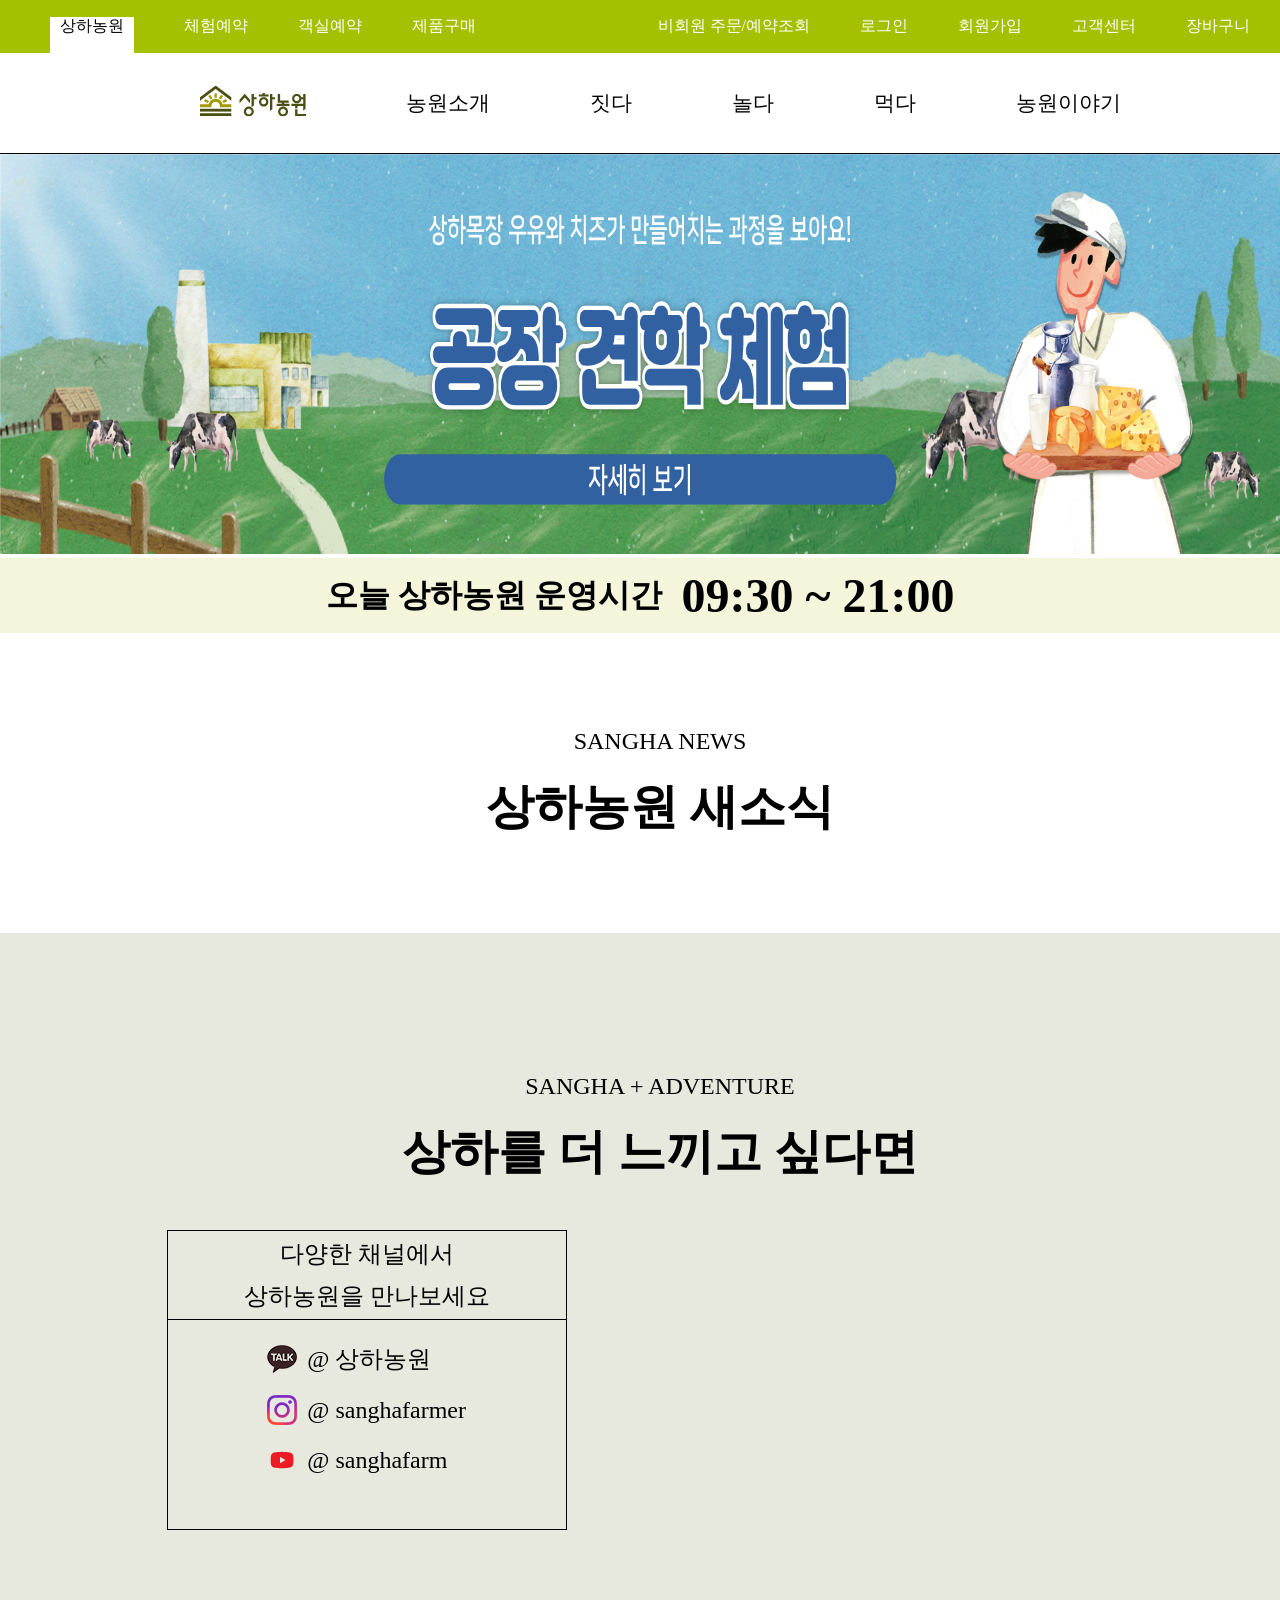
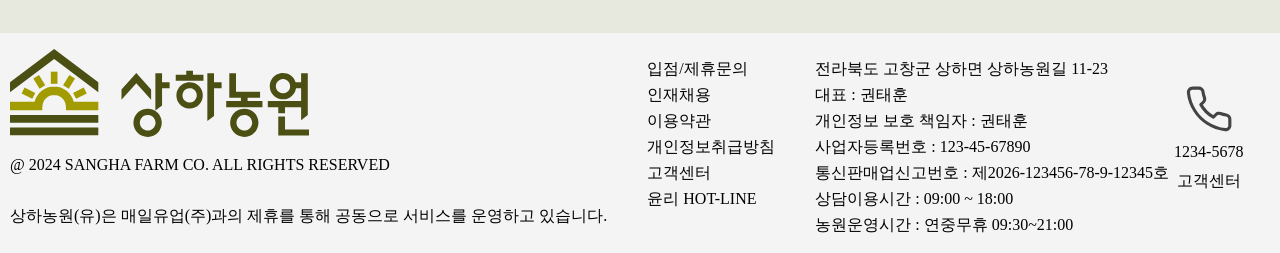
<file: index.html>
<!DOCTYPE html>
<html lang="kr">
<head>
    <meta charset="UTF-8">
    <title>상하농원</title>
    <link rel="stylesheet" href="./css/public_css/header.css">
    <link rel="stylesheet" href="./css/public_css/footer.css">    
    <link rel="stylesheet" href="./css/main_css/index.css" />
    
</head>
<body>
    <header>
        <div class="high_ul">
            <ul class="high_left">

                <li class="active"><a href=".#">상하농원</a></li>
                <li><a href="#">체험예약</a></li>
                <li><a href="./book.html">객실예약</a></li>
                <li><a href="#">제품구매</a></li>
            </ul>
            <ul class="high_right">
                <li><a href="#">비회원 주문/예약조회</a></li>
                <li><a href="#">로그인</a></li>
                <li><a href="./sign_up.html">회원가입</a></li>
                <li><a href="#">고객센터</a></li>
                <li><a href="#">장바구니</a></li>
            </ul>
        </div>
        <div class="low_ul">
            <ul class="low_category">
                <li><a href="./index.html"><img src='./img/main_images/updown_logo.svg' alt="상하농원"/></a></li>
                <li><a href="./intro.html">농원소개</a></li>
                <li><a href="./build.html">짓다</a></li>
                <li><a href="./play.html">놀다</a></li>
                <li><a href="./store1.html">먹다</a></li>
                <li><a href="./news.html">농원이야기</a></li>
            </ul>
        </div>
    </header>
    <main>
        <img class="banner_img" src="./img/main_images/banner_img.jpg" />
        <div class="useTime">
            <span class="useTime_text"><strong>오늘 상하농원 운영시간</strong></span>
            <span class="useTime_time"><strong>09:30 ~ 21:00</strong></span>
        </div>
        <div class="sangha_news">
            <ul>
                <li class="news_title">SANGHA NEWS</li>
                <li class="news_text">상하농원 새소식</li>
            </ul>
        </div>
        <div class="sangha_adventure">
            <ul>
                <li class="adventure_title">SANGHA + ADVENTURE</li>
                <li class="adventure_text">상하를 더 느끼고 싶다면</li>
            </ul>
            <div class="channel">
                <div class="box1">
                    <div class="box1_up">
                        <p>다양한 채널에서</p>
                        <p>상하농원을 만나보세요</p>
                    </div>
                    <div class="box1_down">
                        <ul>
                            <li><img src="./img/main_images/ico_kakao.png">@ 상하농원</li>
                            <li><img src="./img/main_images//ico_ins.png">@ sanghafarmer</li>
                            <li><img src="./img/main_images/ico_youtube.png">@ sanghafarm</li>
                        </ul>
                    </div>
                </div>
                <div class="box2"></div>
                <div class="box3"></div>
            </div>
        </div>
    </main>
    <footer>
        <div class="major">
            <img src="./img/main_images/updown_logo.svg"/>
            <p>@ 2024 SANGHA FARM CO. ALL RIGHTS RESERVED</p>
            <p>상하농원(유)은 매일유업(주)과의 제휴를 통해 공동으로 서비스를 운영하고 있습니다.</p>
        </div>
        <div class="service">
            <ul>
                <li>입점/제휴문의</li>
                <li>인재채용</li>
                <li>이용약관</li>
                <li>개인정보취급방침</li>
                <li>고객센터</li>
                <li>윤리 HOT-LINE</li>
            </ul>
        </div>
        <div class="comp">
            <ul>
                <li>전라북도 고창군 상하면 상하농원길 11-23</li>
                <li>대표 : 권태훈</li>
                <li>개인정보 보호 책임자 : 권태훈</li>
                <li>사업자등록번호 : 123-45-67890</li>
                <li>통신판매업신고번호 : 제2026-123456-78-9-12345호</li>
                <li>상담이용시간 : 09:00 ~ 18:00</li>
                <li>농원운영시간 : 연중무휴 09:30~21:00</li>
            </ul>
        </div>
        <div class="contact">
            <ul>
                <li><img class="phone1" src="./img/main_images/ico_phone.svg"><p>1234-5678</p><p>고객센터</p></li>
                <li><img class="phone2" src="./img/main_images/ico_phone2.svg"><p>123-456-7890</p><p>빌리지 예약</p></li>
            </ul>
        </div>
    </footer>
</body>
</html>
</file>
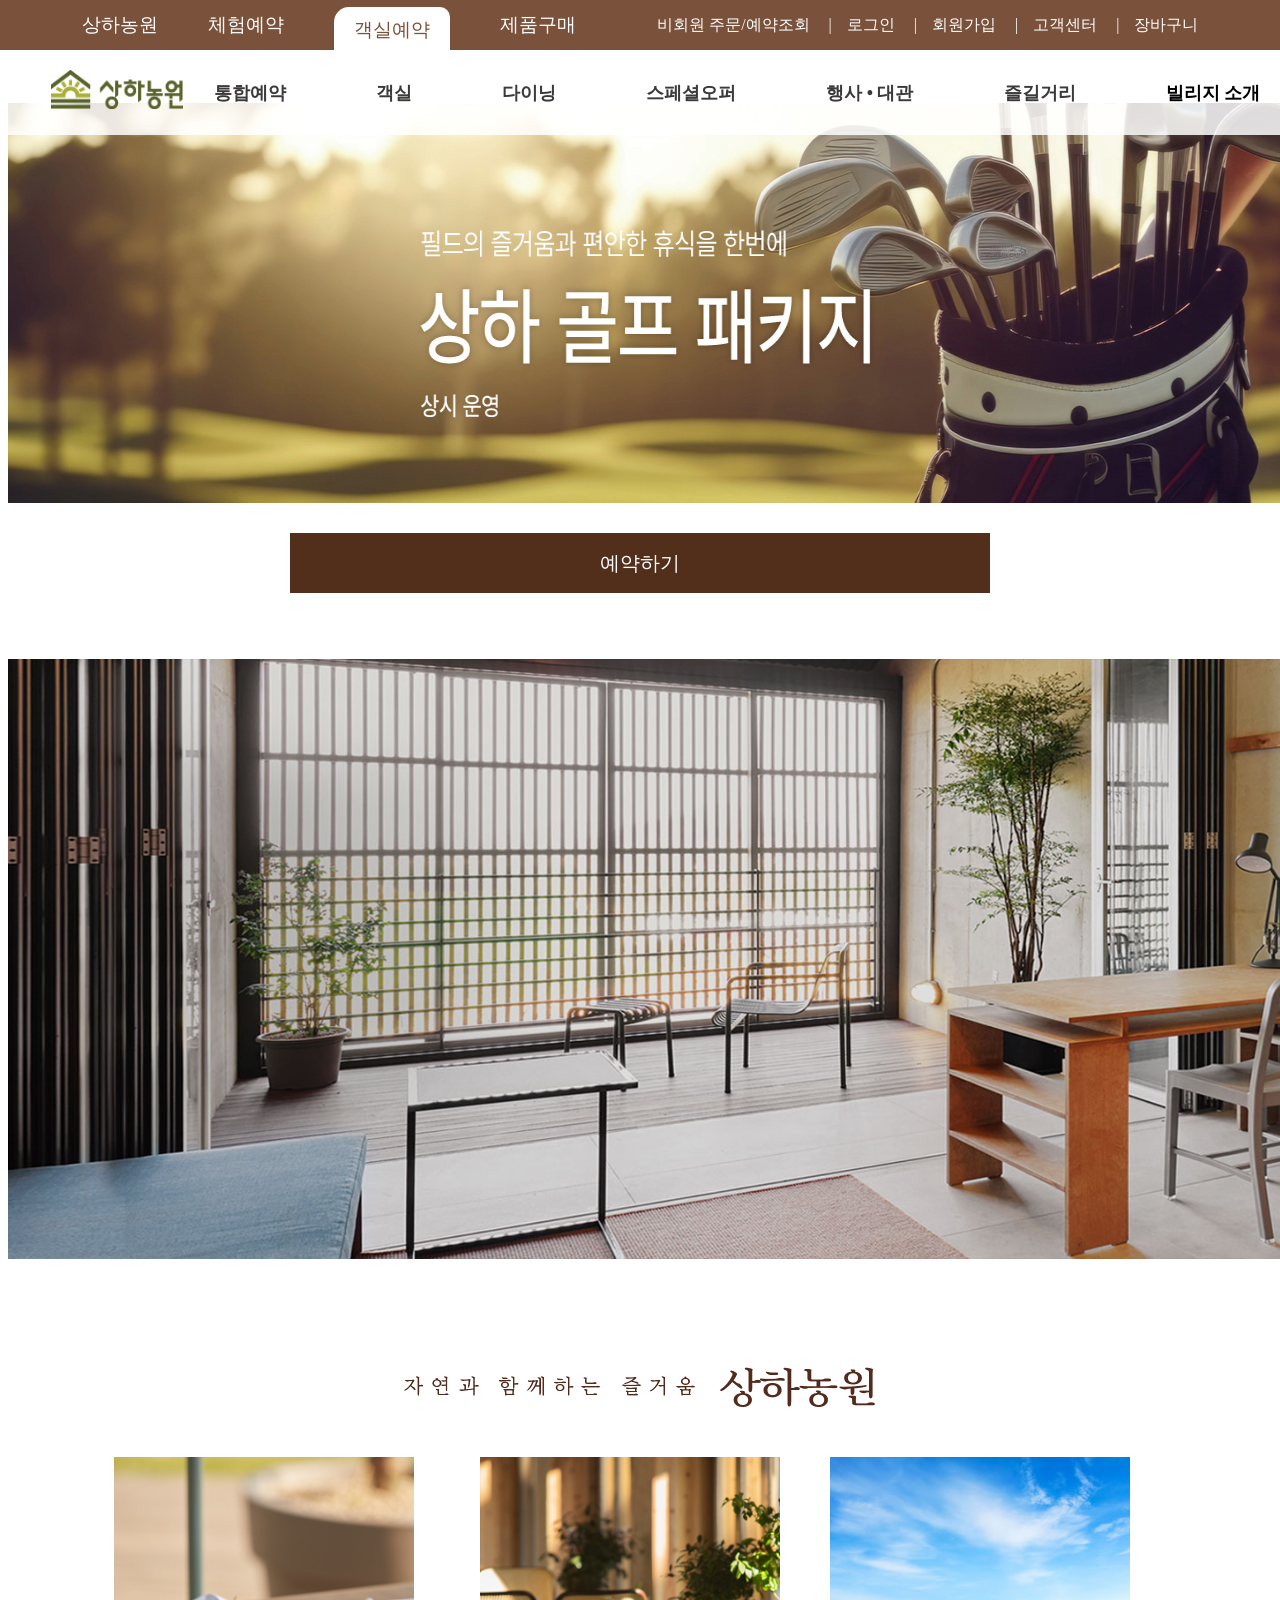
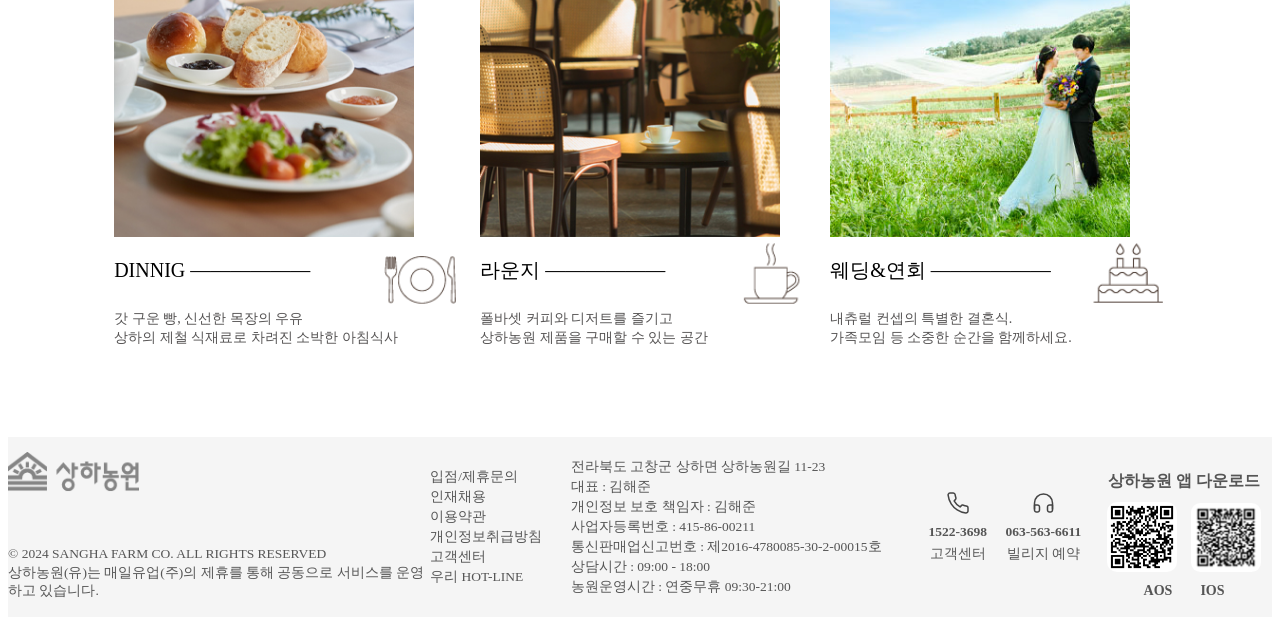
<file: book.html>
<!DOCTYPE html>
<html lang="en">
<head>
    <meta charset="UTF-8">
    <meta name="viewport" content="width=device-width, initial-scale=1.0">
    <title>상하농원_객실예약</title>
    <style>

        .최상단{
            display: flex;
            flex-wrap: nowrap;
            height: 50px;
            justify-content: space-between;
            align-items: center;
            color: white;
            background-color: #7a513a;
            font-size: 19px;
            position: fixed;
            top: 0;
            left: 0;
            right: 0;
            z-index: 1000;
            cursor: pointer;
            margin: 0 auto;

        }
        .최상단메뉴{
            display: flex;
            white-space: nowrap;
            align-items: center;
            gap: 50px;
            justify-content: center;

        }
        .최상단 a, .최상단 a:visited {
            color: white;
            text-decoration: none;
        }
        .객실예약메뉴 {
            background-color: white;
            color: #7a513a !important;
            padding: 10px 20px 10px 20px;
            border-radius: 15px 10px 0 0;
            align-self: stretch;
            display: flex;
            align-items: center;
            margin-top: 10px;
        }

        .최상단메뉴_우{
            display: flex;
            white-space: nowrap;
            align-items: center;
            justify-content: flex-end;
            font-size: 16px;
        }
        .최상단메뉴_우 a:not(:last-child)::after {
            content: " | ";
            margin: 15px;
        }

        .상단메뉴{
            display: flex;
            align-items: center;
            white-space: nowrap;
            position: fixed;
            top: 50px;
            left: 0;
            right: 0;
            z-index: 999;
            font-weight: bold;
            font-size: 18px;
            background-color: rgba(255, 255, 255, 0.844);
            padding: 20px;
            margin: 0 auto

        }
        .상단메뉴 a, .상단메뉴 a:visited {
            color: rgb(59, 57, 57);
            text-decoration: none;
        }
        .로고영역 {
            width: 400px;
            display: flex;
            justify-content: center;
        }

        .메뉴영역 {
            display: flex;
            gap: 90px;
            align-items: center;
            margin: 0 auto;
            }
        .예약하기{
            display: flex;
            margin: 30px auto;
            width: 700px;;
            height: 60px;
            color: white;
            background-color: #512f1b;
            font-size: 20px;
            cursor: pointer;
            align-items: center;
            justify-content: center;

        }
        .이미지_소메뉴{
            display: flex;
            align-items: center;
            justify-content: center;
            gap: 20px;
            margin-top: 50px;
            
        }

        .이미지_소메뉴 img {
            width: 300px;
            justify-content: center;
            cursor: pointer;
            
        }
        .하단영역 {
            display: flex;
            align-items: center;
            gap: 0px;
            background-color: #f5f5f5;
            min-height: 180px;
            font-size: 13.5px;
            color: #555;
            justify-content: center;


        }

        .하단_로고 {
            width: 1200px;
        }

        .하단_로고 img {
            height: 40px;

        }

        .하단_로고 p, .하단_메뉴 p, .하단_정보 p {
            margin: 2px 0;
        }

        .하단_메뉴 {
            width: 400px;
        }

        .하단_정보 {
            width: 950px;
        }

        .하단_전화, .빌리지_예약 {
            text-align: center;
            width: 300px;
        }
        .빌리지_예약 {
            margin-left: -20px;
}

        .하단_전화 p, .빌리지_예약 p {
            margin: 5px;
            font-weight: bold;
            
        }

        .하단_전화 span {
            font-size: 14px;
        }

        .하단_앱 {
            text-align: center;
            margin-left: auto;
            font-weight: bold;
            width: 500px;
            font-size: 16px;
        }

        .하단_앱 img {
            width: 70px;
            margin: 5px;
        }

        .하단_앱 p {
            margin-bottom: 5px;
        }

        .하단_앱 span {
            font-size: 14px;
        }
    </style>
</head>
<body>
    <div class="최상단">
        <br><br>
        <div class="최상단메뉴">
            <a href="index.html" >상하농원<br></a>
            <a href="experience-booking.html" >체험예약</a>
            <a href="room-booking.html" class="객실예약메뉴" >객실예약</a>
            <a href="product-purchase.html" >제품구매</a>
        </div>
        <div class="최상단메뉴_우">
            <a href="guest-order-reservation.html" >비회원 주문/예약조회</a>
            <a href="login.html" >로그인</a>
            <a href="sign-up.html" >회원가입</a>
            <a href="customer-center.html" >고객센터</a>
            <a href="cart.html" >장바구니</a>
        </div>
    <br>
    </div>
    
    <div class="상단메뉴">
        <div class="로고영역">
            <a href="./index.html"><img src="./img/room_images/sangha-farm-logo.png" alt="메인로고"  height="40" style="cursor: pointer;"></a>
        </div>
        <div class="메뉴영역">
           <a href="integrated-booking.html" >통합예약</a>
            <a href="rooms.html" >객실</a>
            <a href="dining.html" >다이닝</a>
            <a href="special-offers.html" >스페셜오퍼</a>
            <a href="events-rental.html" >행사 • 대관</a>
            <a href="attractions.html" >즐길거리</a>
            <a href="village-introduction.html" style="color: black; text-decoration: none;">빌리지 소개</a>
        </div>
    </div>
    <br><br><br><br><br>
    <img src="./img/room_images/banner-1.jpg" alt="배너1" height="400" width="1650" style="cursor: pointer; display: block; margin: 5px auto">
    <div class="예약하기">예약하기</div>
    <br>
    <br>
    <img src="./img/room_images/image-1.jpg" alt="이미지1" height="600" style="cursor: pointer; display: block; margin: 0 auto">
    <br>   
    <br>   
    <br>  
    <br> 
    <br>
    <br>
    <img src="./img/room_images/section03_title.png" alt="section03_title" height="auto" style="display: block; margin: 0 auto; align-items: center;">
    <div class="이미지_소메뉴">
        <div class="DINNING">
            <img src="./img/room_images/submenu-image.jpg" height="auto" style="display: block; align-items: center; ">
            <span style="font-size: 20px;">DINNIG  —————— </span><img src="./img/room_images/DINNING_i.png" style="width: 80px !important; align-items: center; vertical-align: middle;margin-left: 65px;">
            <br><span style="font-size: 14px; color: #555353;">갓 구운 빵, 신선한 목장의 우유<BR>상하의 제철 식재료로 차려진 소박한 아침식사</span>
        </div>
        <div class="라운지">
            <img src="./img/room_images/submenu-image-2.jpg" height="auto" style="display: block; align-items: center; ">
            <span style="font-size: 20px;">라운지  ——————  </span><img src="./img/room_images/lounge.png" style="width: 80px !important; align-items: center; vertical-align: middle;margin-left: 60px;">
            <br><span style="font-size: 14px; color: #555353;">폴바셋 커피와 디저트를 즐기고<BR>상하농원 제품을 구매할 수 있는 공간</span>
        </div>
        <div class="웨딩연회">
            <img src="./img/room_images/submenu-image-3.jpg" height="auto" style="display: block; align-items: center; ">
            <span style="font-size: 20px;"> 웨딩&연회  —————— </span><img src="./img/room_images/wedding-banquet.png" style="width: 80px !important; align-items: center; vertical-align: middle;margin-left: 30px; ">
            <br><span style="font-size: 14px; color: #555353;">내츄럴 컨셉의 특별한 결혼식.<br>가족모임 등 소중한 순간을 함께하세요.</span>
        </div>
    </div>
    <br><br><br><br><br>
    <div class="하단영역">

        <div class="하단_로고">
            <img src="./img/room_images/sangha-farm-logo-monochrome.svg" alt="상하농원">
            <br><br><br><br><p>© 2024 SANGHA FARM CO. ALL RIGHTS RESERVED</p>
            <p>상하농원(유)는 매일유업(주)의 제휴를 통해 공동으로 서비스를 운영하고 있습니다.</p>
        </div>

        <div class="하단_메뉴">
            <p>입점/제휴문의</p>
            <p>인재채용</p>
            <p>이용약관</p>
            <p>개인정보취급방침</p>
            <p>고객센터</p>
            <p>우리 HOT-LINE</p>
        </div>

        <div class="하단_정보">
            <p>전라북도 고창군 상하면 상하농원길 11-23</p>
            <p>대표 : 김해준</p>
            <p>개인정보 보호 책임자 : 김해준</p>
            <p>사업자등록번호 : 415-86-00211</p>
            <p>통신판매업신고번호 : 제2016-4780085-30-2-00015호</p>
            <p>상담시간 : 09:00 - 18:00</p>
            <p>농원운영시간 : 연중무휴 09:30-21:00</p>
        </div>

        <div class="하단_전화">
                <img src="./img/room_images/phone.svg" alt="전화">
            <p>1522-3698</p>
            <span>고객센터</span>
        </div>

        <div class="빌리지_예약">
                <img src="./img/room_images/village-reservation.svg" alt="전화">
            <p>063-563-6611</p>
            <span>빌리지 예약</span>
        </div>

        <div class="하단_앱">
            <p>상하농원 앱 다운로드</p>
            <div>
                <img src="./img/room_images/qr_aos.svg" alt="AOS">
                <img src="./img/room_images/qr_ios.svg" alt="IOS">
            </div>
            <span>AOS　　IOS</span>
        </div>

    </div>    
</body>
</html>
</file>
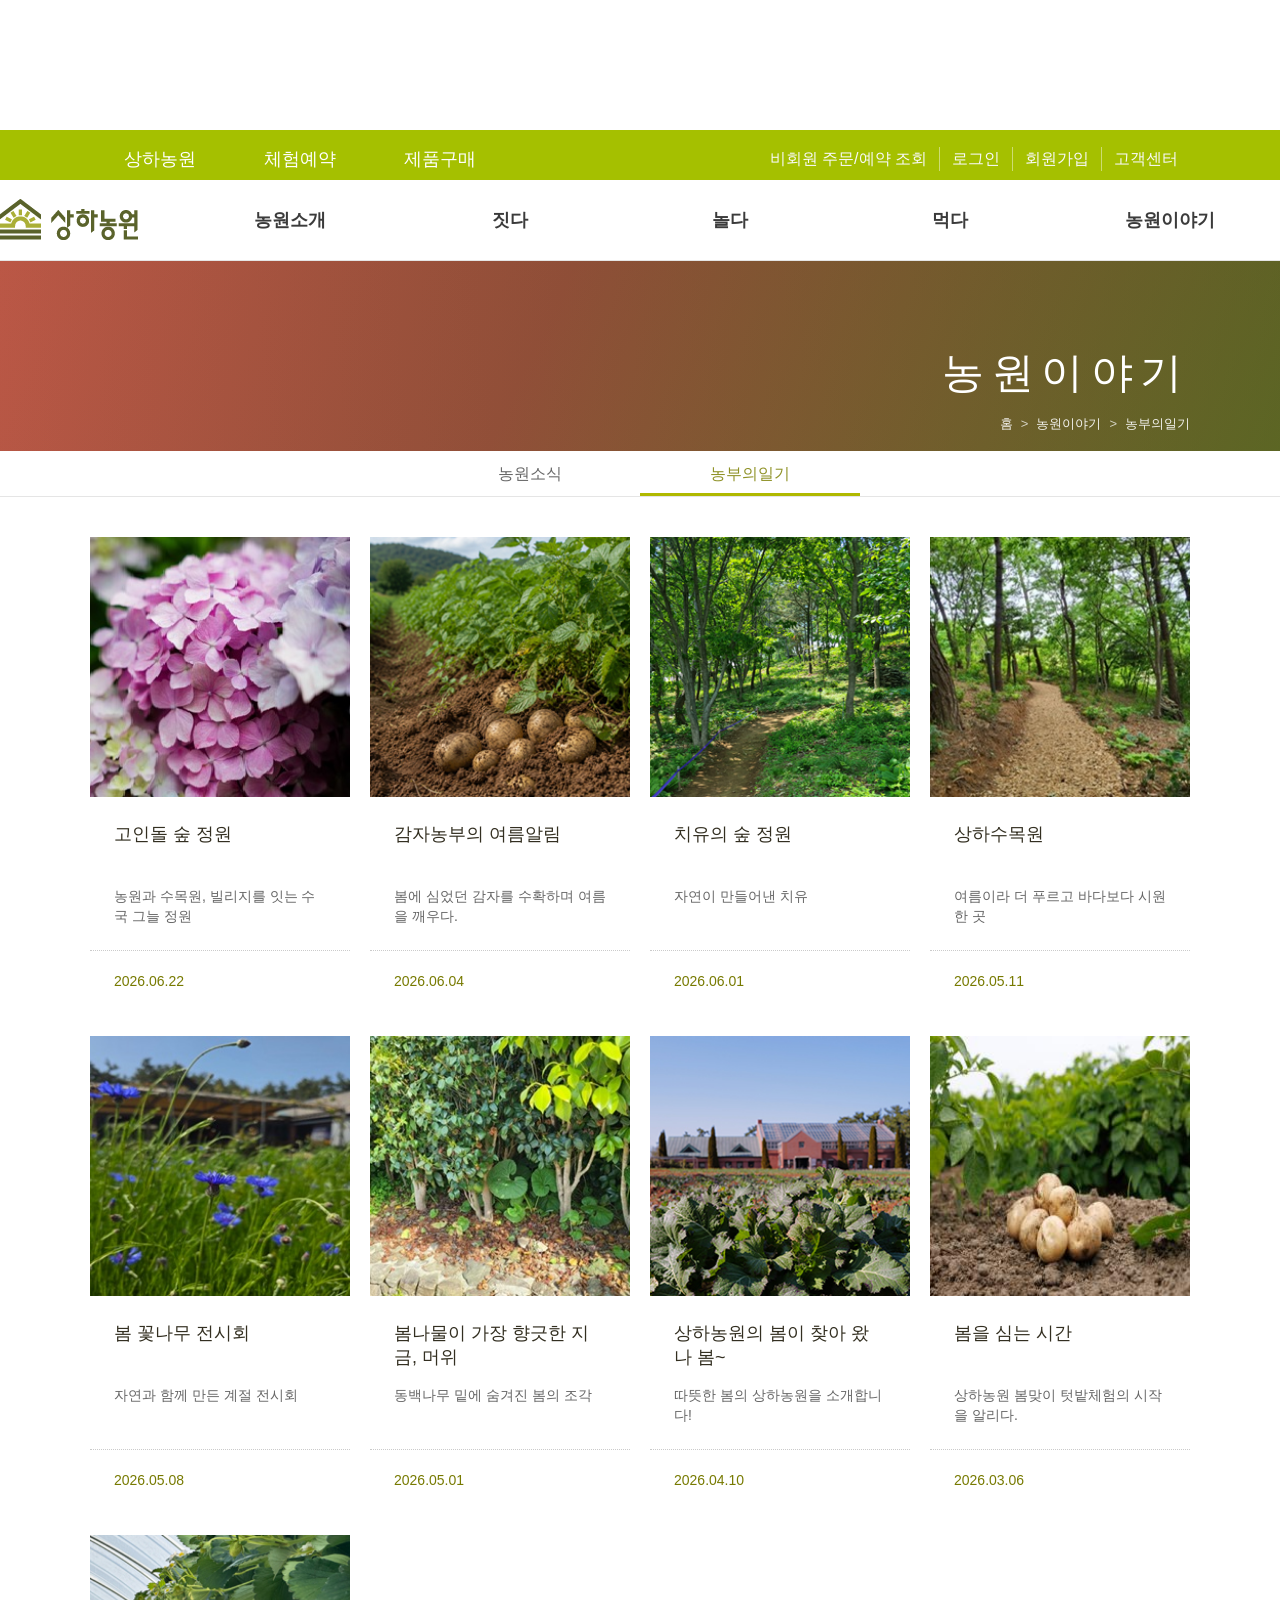
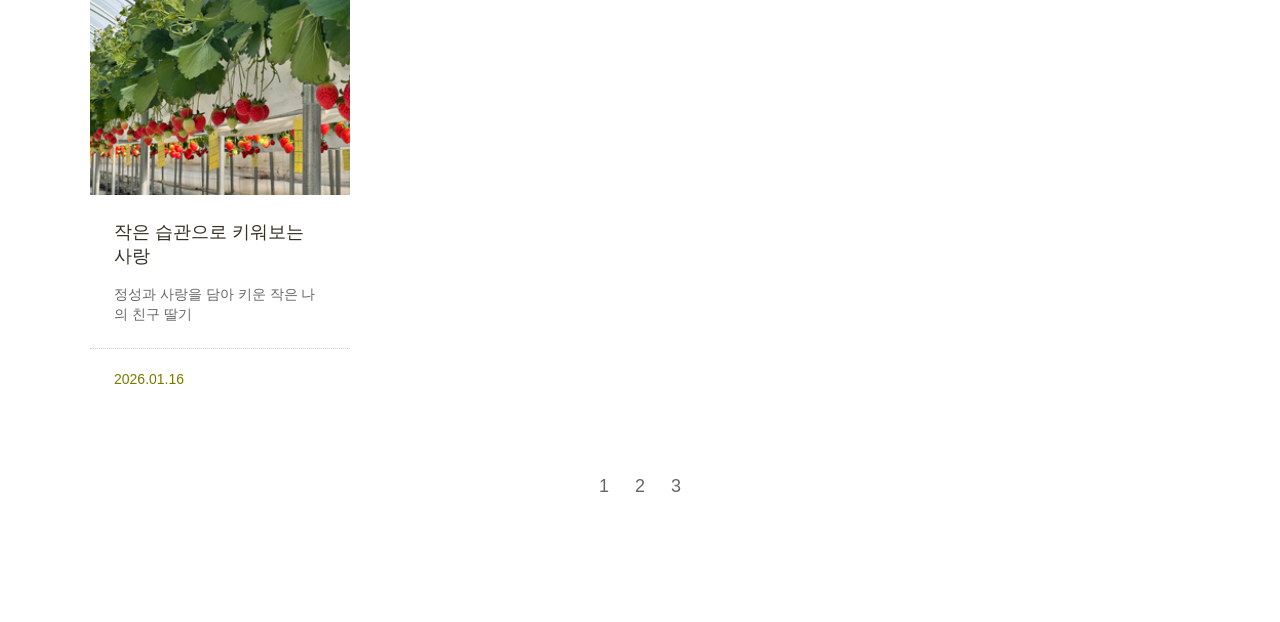
<file: diary.html>
<!DOCTYPE html>
<html lang="ko">
<head>
    <meta charset="UTF-8">
    <meta name="viewport" content="width=device-width, initial-scale=1.0">
    <title>‘짓다 ∙ 놀다 ∙ 먹다’ | 상하농원</title>
    <link rel="stylesheet" href="./css/story_css/style.css">
</head>
<body>
    <div class="page">
    
        <header class="top-bar">
            <div class="inner top-bar__inner">
                <ul class="quick-nav">
                    <li><a href="index.html" class="is current">상하농원</a></li>
                    <li><a href="#">체험예약</a></li>
                    <li><a href="#">제품구매</a></li>
                </ul>
                <ul class="util-nav">
                    <li><a href="#">비회원 주문/예약 조회</a></li>
                    <li><a href="#">로그인</a></li>
                    <li><a href="#">회원가입</a></li>
                    <li><a href="#">고객센터</a></li>
                </ul>
            </div>

            <div class="header-main">
                <div class="header-main__inner">
                    <a href="#" class="logo" aria-label="상하농원 홈">
                        <img src="./img/story_images/logo.png" alt="상하농원로고">
                    </a>
                        
                        
                    <nav class="gnb" aria-label="주요메뉴">
                        <a href="./intro.html">농원소개</a>
                        <a href="./build.html">짓다</a>
                        <a href="./play.html">놀다</a>
                        <a href="./store1.html">먹다</a>
                        <a href="./news.html">농원이야기</a>
                    </nav>
                </div>
            </div>
        </header>

    <section class="visual" aria-label="농원이야기">
        <div class="inner visual__inner">
            <h1 class="visual__title">농원이야기</h1>
            <nav class="breadcrumb" aria-label="현재위치">
                <a href="#">홈</a>
                <span>농원이야기</span>
                <span>농부의일기</span>
            </nav>
        </div>
    </section>

    <nav class="snb" aria-label="농원이야기 하위 메뉴">
        <div class="inner">
            <ul class="snb__list">
                <li><a href="./news.html">농원소식</a></li>
                <li><a href="./diary.html" class="is-current">농부의일기</a></li>
            </ul>
        </div>
    </nav>

    <main class="container">
        <div class="inner">
            <ul class="news-grid">
                <li>
                    <a class="news-card" href="#">
                        <p class="thumb">
                            <img src="./img/story_images/dolmen-forest-garden.jpg" alt="고인돌 숲 정원">
                        </p>
                        <h2 class="tit">고인돌 숲 정원</h2>
                        <p class="cont">농원과 수목원, 빌리지를 잇는 수국 그늘 정원</p>
                        <time class="date" datetime="2026-06-22">2026.06.22</time>
                    </a>
                </li>
                <li>
                    <a class="news-card" href="#">
                        <p class="thumb">
                            <img src="./img/story_images/potato-farmer-summer-diary.jpg" alt="감자농부의 여름알림">
                        </p>
                        <h2 class="tit">감자농부의 여름알림</h2>
                        <p class="cont">봄에 심었던 감자를 수확하며 여름을 깨우다.</p>
                        <time class="date" datetime="2026-06-04">2026.06.04</time>
                    </a>
                </li>
                <li>
                    <a class="news-card" href="#">
                        <p class="thumb">
                            <img src="./img/story_images/healing-forest-garden.png" alt="치유의 숲 정원">
                        </p>
                        <h2 class="tit">치유의 숲 정원</h2>
                        <p class="cont">자연이 만들어낸 치유</p>
                        <time class="date" datetime="2026-06-01">2026.06.01</time>
                    </a>
                </li>
                <li>
                    <a class="news-card" href="#">
                        <p class="thumb">
                            <img src="./img/story_images/sangha-arboretum.jpg" alt="상하수목원">
                        </p>
                        <h2 class="tit">상하수목원</h2>
                        <p class="cont">여름이라 더 푸르고 바다보다 시원한 곳</p>
                        <time class="date" datetime="2026-05-11">2026.05.11</time>
                    </a>
                </li>
                <li>
                    <a class="news-card" href="#">
                        <p class="thumb">
                            <img src="./img/story_images/spring-flower-tree-exhibition.jpg" alt="봄 꽃나무 전시회">
                        </p>
                        <h2 class="tit">봄 꽃나무 전시회</h2>
                        <p class="cont">자연과 함께 만든 계절 전시회</p>
                        <time class="date" datetime="2026-05-08">2026.05.08</time>
                    </a>
                </li>
                <li>
                    <a class="news-card" href="#">
                        <p class="thumb">
                            <img src="./img/story_images/spring-herbs-butterbur.jpg" alt="봄나물이 가장 향긋한 지금, 머위">
                        </p>
                        <h2 class="tit">봄나물이 가장 향긋한 지금, 머위</h2>
                        <p class="cont">동백나무 밑에 숨겨진 봄의 조각</p>
                        <time class="date" datetime="2026-05-01">2026.05.01</time>
                    </a>
                </li>
                <li>
                    <a class="news-card" href="#">
                        <p class="thumb">
                            <img src="./img/story_images/sangha-farm-spring.jpg" alt="상하농원의 봄이 찾아 왔나 봄~">
                        </p>
                        <h2 class="tit">상하농원의 봄이 찾아 왔나 봄~</h2>
                        <p class="cont">따뜻한 봄의 상하농원을 소개합니다!</p>
                        <time class="date" datetime="2026-04-10">2026.04.10</time>
                    </a>
                </li>
                <li>
                    <a class="news-card" href="#">
                        <p class="thumb">
                            <img src="./img/story_images/planting-spring.jpg" alt="봄을 심는 시간">
                        </p>
                        <h2 class="tit">봄을 심는 시간</h2>
                        <p class="cont">상하농원 봄맞이 텃밭체험의 시작을 알리다.</p>
                        <time class="date" datetime="2026-03-06">2026.03.06</time>
                    </a>
                </li>
                <li>
                    <a class="news-card" href="#">
                        <p class="thumb">
                            <img src="./img/story_images/small-habits-growing-love.jpg" alt="작은 습관으로 키워보는 사랑">
                        </p>
                        <h2 class="tit">작은 습관으로 키워보는 사랑</h2>
                        <p class="cont">정성과 사랑을 담아 키운 작은 나의 친구 딸기</p>
                        <time class="date" datetime="2026-01-16">2026.01.16</time>
                    </a>
                </li>
            </ul>

            <ol class="paging">
                <li><a href="#" aria-label="1페이지">1</a></li>
                <li><a href="#" aria-label="2페이지">2</a></li>
                <li><a href="#" aria-label="3페이지">3</a></li>
    
            </ol>
        </div>
    </main>
    </div>
</body>
</html>
</file>
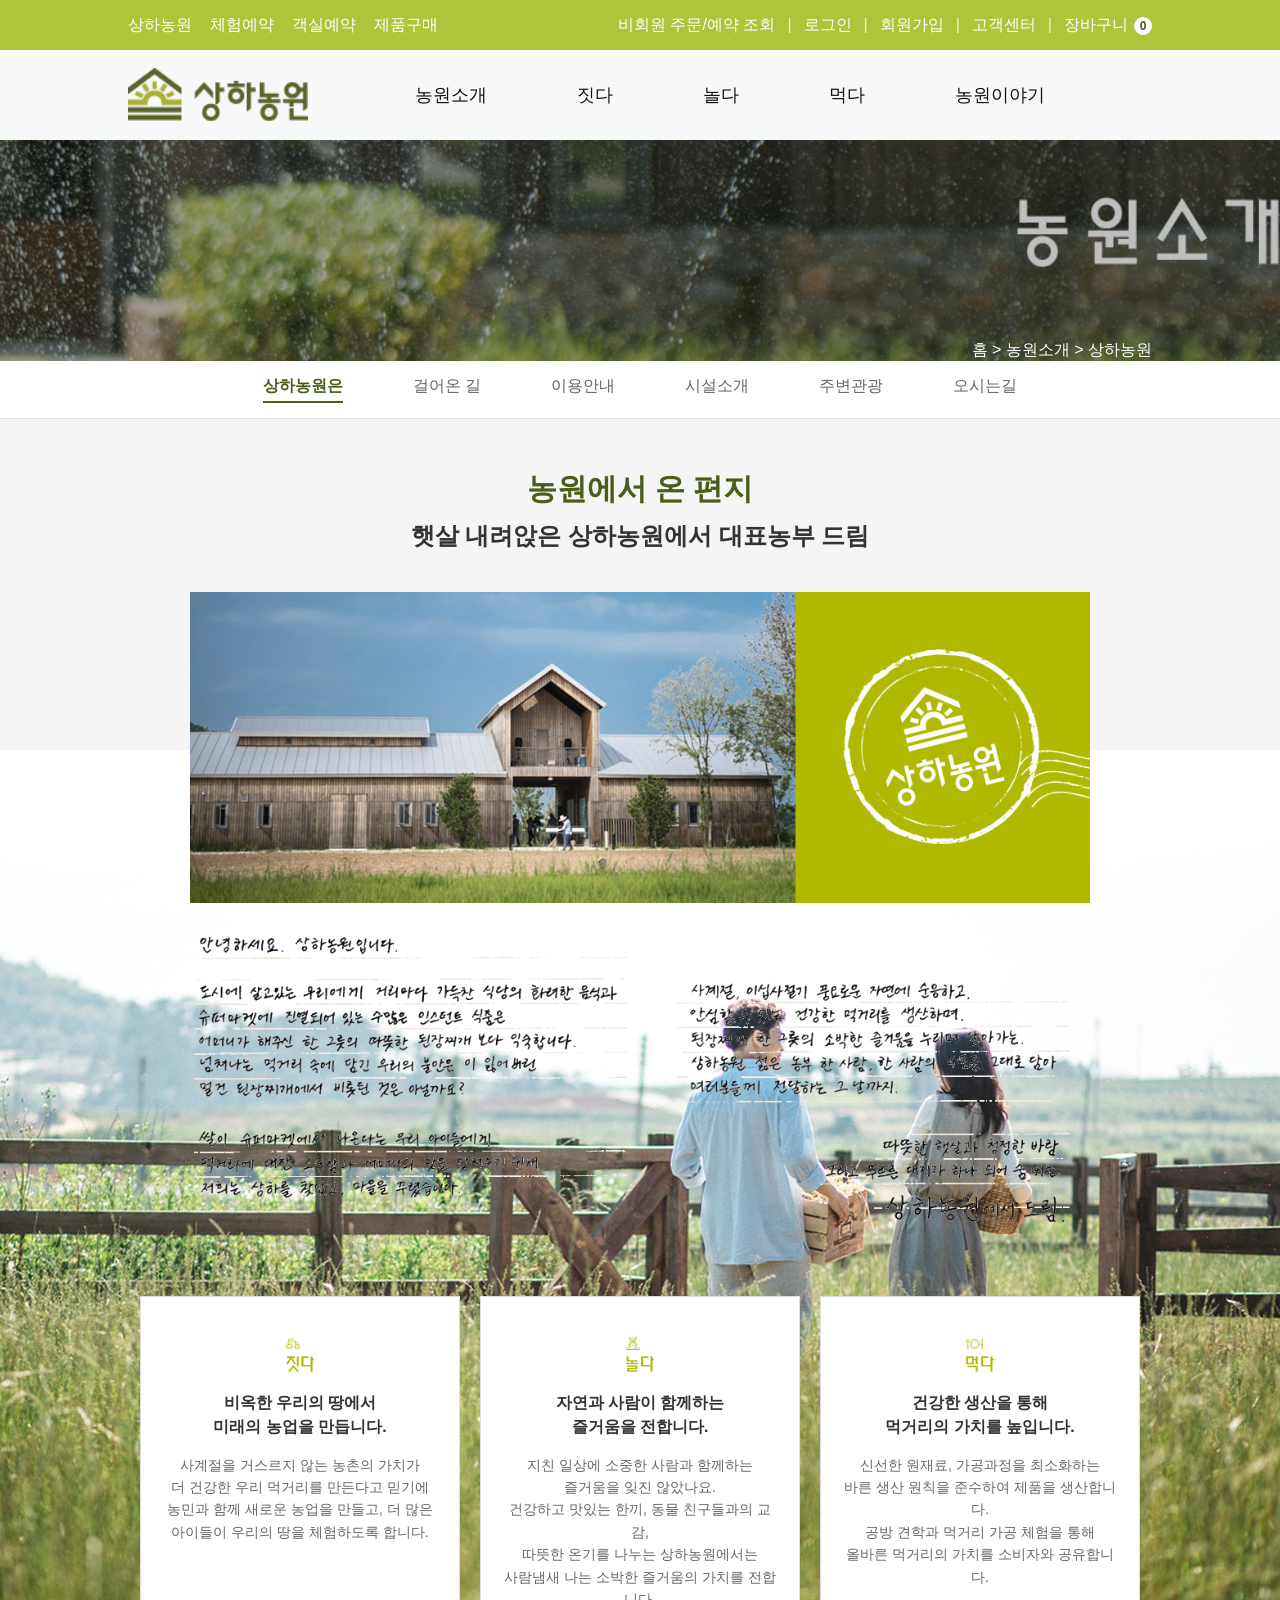
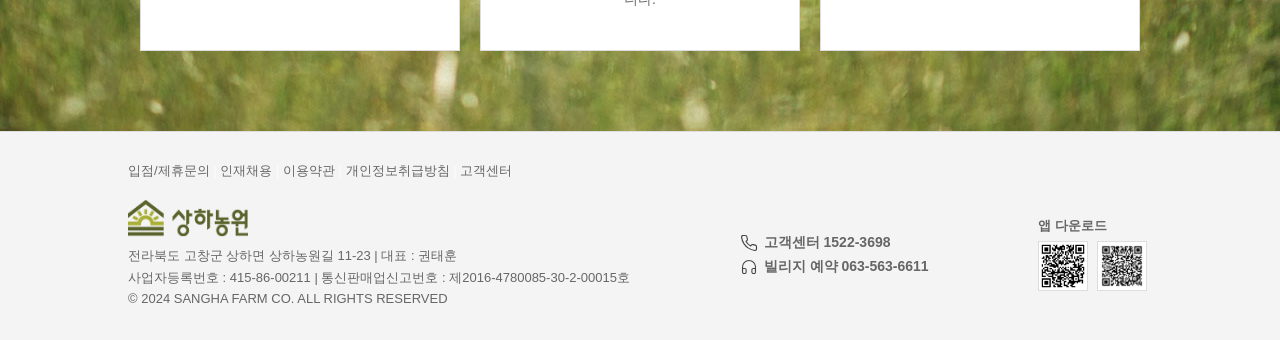
<file: intro.html>
<!DOCTYPE html>
<html lang="ko">

<head>
    <meta charset="UTF-8">
    <meta name="viewport" content="width=device-width, initial-scale=1.0">
    <title>상하농원</title>
    <link rel="stylesheet" href="./css/intro_css/intro.css">
</head>

<body>
    <header class="top-banner">
        <nav class="main-menu">
            <a href="index.html">상하농원</a>
            <a href="#">체험예약</a>
            <a href="book.html">객실예약</a>
            <a href="#">제품구매</a>
        </nav>

        <nav class="member-menu">
            <a href="#">비회원 주문/예약 조회</a>
            <span class="divider">|</span>
            <a href="#">로그인</a>
            <span class="divider">|</span>
            <a href="#">회원가입</a>
            <span class="divider">|</span>
            <a href="#">고객센터</a>
            <span class="divider">|</span>
            <a href="#">장바구니<span class="cart-count">0</span></a>
        </nav>
    </header>

    <header class="main-nav">
        <div class="logo-wrap">
            <a href="./index.html"><img src="./img/intro_images/logo.png" alt="상하농원 로고"></a>
        </div>

        <nav class="sub-menu">
            <a href="./intro.html">농원소개</a>
            <a href="./build.html">짓다</a>
            <a href="./play.html">놀다</a>
            <a href="./store1.html">먹다</a>
            <a href="./news.html">농원이야기</a>
        </nav>
    </header>

    <section class="hero">
        <div class="hero-overlay"></div>
        <div class="hero-content">
            <h1></h1>
            <div class="breadcrumb">홈 &gt; 농원소개 &gt; 상하농원</div>
        </div>
    </section>

    <!-- 서브 탭 메뉴 -->
    <nav class="sub-tab">
        <a href="#" class="on">상하농원은</a>
        <a href="#">걸어온 길</a>
        <a href="#">이용안내</a>
        <a href="#">시설소개</a>
        <a href="#">주변관광</a>
        <a href="#">오시는길</a>
    </nav>

    <!-- 본문 내용 (배경 이미지 적용) -->
    <div class="story-wrap">
        <div class="story-title">
            <p class="sub-tit">농원에서 온 편지</p>
            <h2>햇살 내려앉은 상하농원에서 대표농부 드림</h2>
        </div>

        <div class="story-img">
            <img src="./img/intro_images/visual.jpg" alt="대표농부">
        </div>
        <div class="letter-img">
            <img src="./img/intro_images/txt.gif" alt="편지글">
        </div>

        <!-- 짓다, 놀다, 먹다 3단 박스 -->
        <div class="keyword-wrap">
            <div class="keyword-box">
                <img src="./img/intro_images/tit_keyword1.png" alt="짓다">
                <p class="box-title">비옥한 우리의 땅에서<br>미래의 농업을 만듭니다.</p>
                <p class="box-text">
                    사계절을 거스르지 않는 농촌의 가치가<br>
                    더 건강한 우리 먹거리를 만든다고 믿기에<br>
                    농민과 함께 새로운 농업을 만들고, 더 많은<br>
                    아이들이 우리의 땅을 체험하도록 합니다.
                </p>
            </div>

            <div class="keyword-box">
                <img src="./img/intro_images/tit_keyword2.png" alt="놀다">
                <p class="box-title">자연과 사람이 함께하는<br>즐거움을 전합니다.</p>
                <p class="box-text">
                    지친 일상에 소중한 사람과 함께하는<br>
                    즐거움을 잊진 않았나요.<br>
                    건강하고 맛있는 한끼, 동물 친구들과의 교감,<br>
                    따뜻한 온기를 나누는 상하농원에서는<br>
                    사람냄새 나는 소박한 즐거움의 가치를 전합니다.
                </p>
            </div>

            <div class="keyword-box">
                <img src="./img/intro_images/tit_keyword3.png" alt="먹다">
                <p class="box-title">건강한 생산을 통해<br>먹거리의 가치를 높입니다.</p>
                <p class="box-text">
                    신선한 원재료, 가공과정을 최소화하는<br>
                    바른 생산 원칙을 준수하여 제품을 생산합니다.<br>
                    공방 견학과 먹거리 가공 체험을 통해<br>
                    올바른 먹거리의 가치를 소비자와 공유합니다.
                </p>
            </div>
        </div>
    </div>

    <!-- 푸터 -->
    <footer class="footer">
        <div class="footer-links">
            <a href="#">입점/제휴문의</a>
            <span class="divider">|</span>
            <a href="#">인재채용</a>
            <span class="divider">|</span>
            <a href="#">이용약관</a>
            <span class="divider">|</span>
            <a href="#">개인정보취급방침</a>
            <span class="divider">|</span>
            <a href="#">고객센터</a>
        </div>

        <div class="footer-content">
            <div class="footer-info">
                <img src="./img/intro_images/logo.png" alt="상하농원 로고" class="footer-logo">
                <p>전라북도 고창군 상하면 상하농원길 11-23 | 대표 : 권태훈</p>
                <p>사업자등록번호 : 415-86-00211 | 통신판매업신고번호 : 제2016-4780085-30-2-00015호</p>
                <p>© 2024 SANGHA FARM CO. ALL RIGHTS RESERVED</p>
            </div>

            <div class="footer-contact">
                <p><img src="./img/intro_images/ico_phone.svg" alt="전화"> 고객센터 1522-3698</p>
                <p><img src="./img/intro_images/ico_phone2.svg" alt="전화"> 빌리지 예약 063-563-6611</p>
            </div>

            <div class="footer-qr">
                <p>앱 다운로드</p>
                <img src="./img/intro_images/qr.svg" alt="AOS">
                <img src="./img/intro_images/qr1.svg" alt="iOS">
            </div>
        </div>
    </footer>
</body>

</html>
</file>
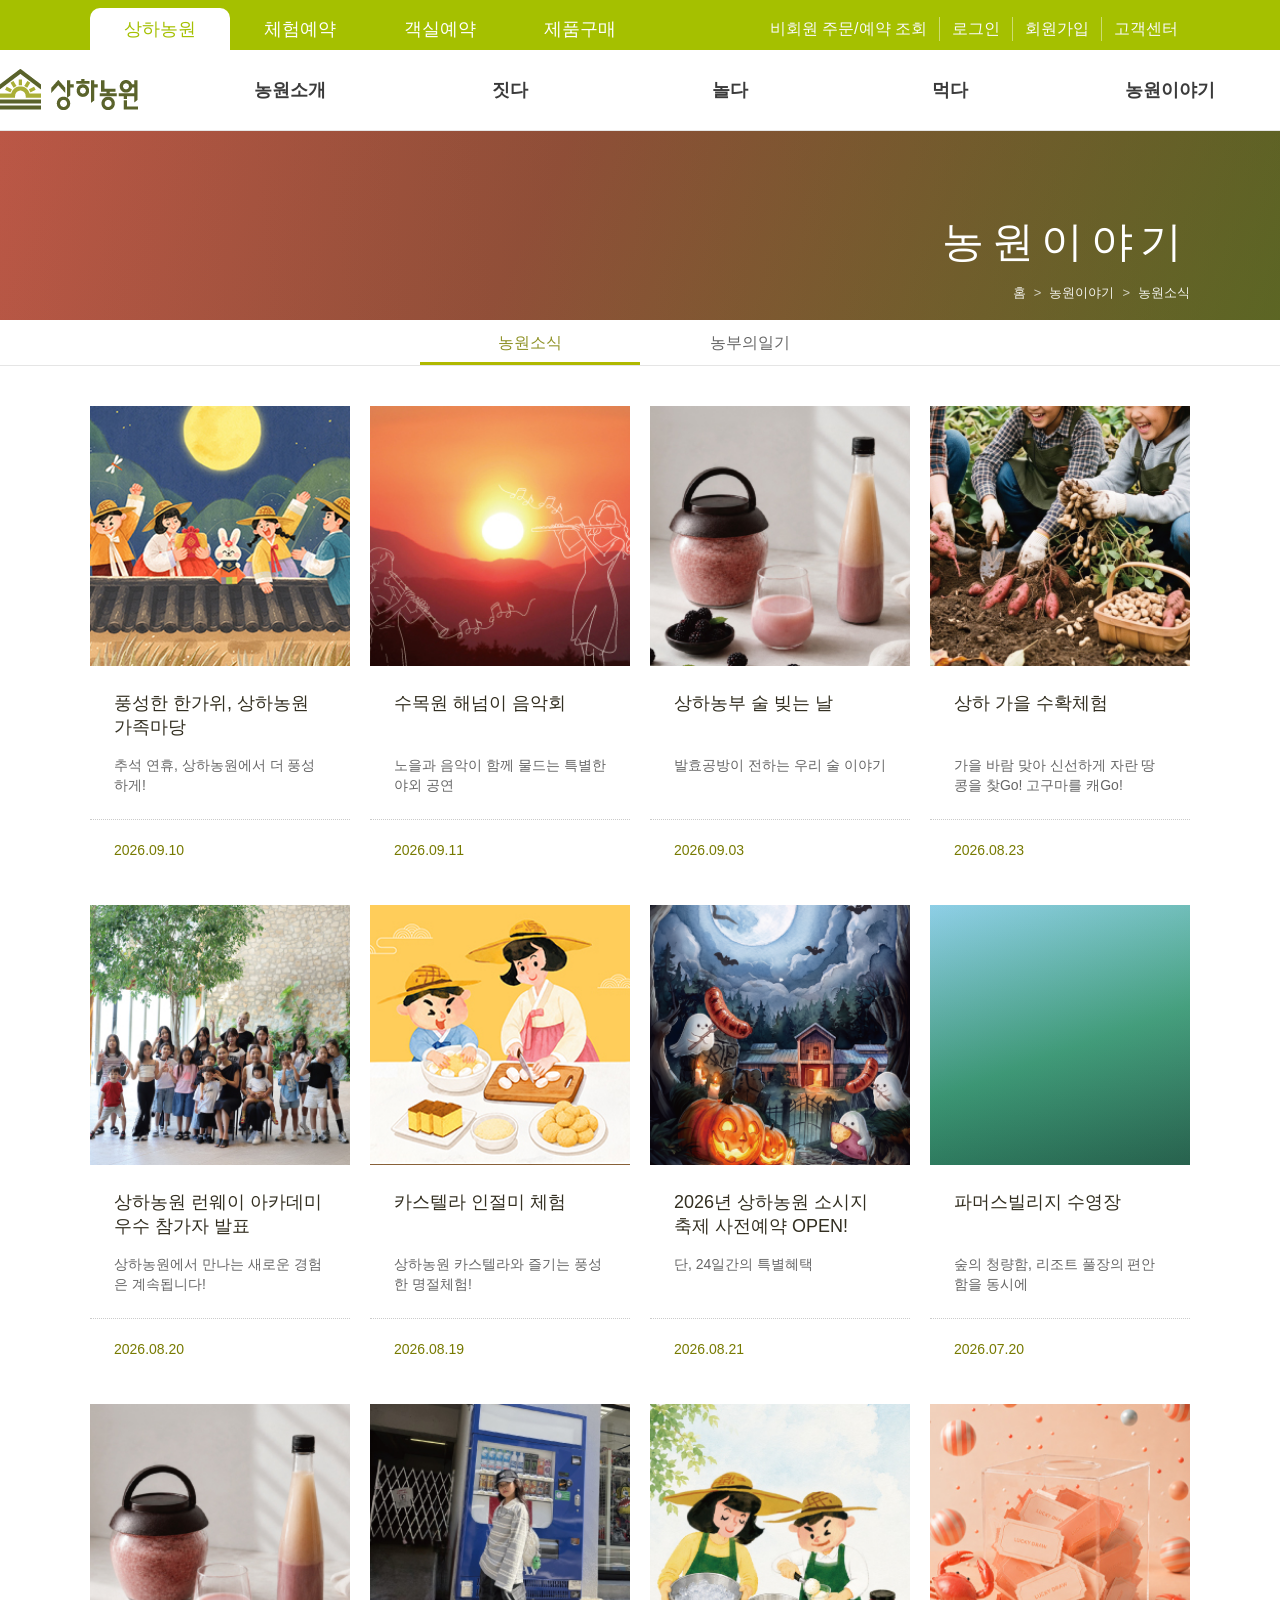
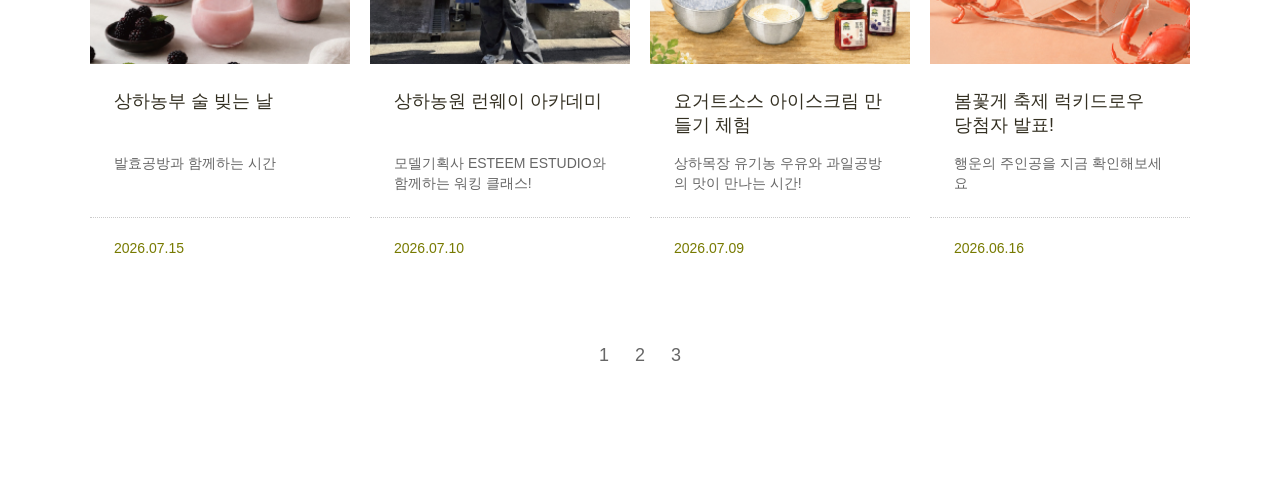
<file: news.html>
<!DOCTYPE html>
<html lang="ko">
<head>
    <meta charset="UTF-8">
    <meta name="viewport" content="width=device-width, initial-scale=1.0">
    <title>‘짓다 ∙ 놀다 ∙ 먹다’ | 상하농원</title>
    <link rel="stylesheet" href="./css/story_css/style.css">
</head>
<body>
    <div class="page">

        <header class="site-header">
            <div class="top-bar">
                <div class="inner top-bar__inner">
                    <ul class="quick-nav">
                        <li><a href="#" class="is-current">상하농원</a></li>
                        <li><a href="#">체험예약</a></li>
                        <li><a href="#">객실예약</a></li>
                        <li><a href="#">제품구매</a></li>
                    </ul>
                    <ul class="util-nav">
                        <li><a href="#">비회원 주문/예약 조회</a></li>
                        <li><a href="#">로그인</a></li>
                        <li><a href="#">회원가입</a></li>
                        <li><a href="#">고객센터</a></li>
                    </ul>
                </div>
            </div>

            
            <div class="header-main">
                <div class="header-main__inner">
                    <a href="#" class="logo" aria-label="상하농원 홈">
                        <img src="./img/story_images/logo.png" alt="상하농원로고">
                    </a>
                
                    <nav class="gnb" aria-label="주요 메뉴">
                        <a href="./intro.html">농원소개</a>
                        <a href="./build.html">짓다</a>
                        <a href="./play.html">놀다</a>
                        <a href="./store1.html">먹다</a>
                        <a href="./news.html">농원이야기</a>
                    </nav>
                </div>
            </div>
        </header>

        <section class="visual" aria-label="농원이야기">
            <div class="inner visual__inner">
                <h1 class="visual__title">농원이야기</h1>
                <nav class="breadcrumb" aria-label="현재 위치">
                    <a href="#">홈</a>
                    <span>농원이야기</span>
                    <span>농원소식</span>
                </nav>
            </div>
        </section>

        <nav class="snb" aria-label="농원이야기 하위 메뉴">
            <div class="inner">
                <ul class="snb__list">
                    <li><a href="./news.html" class="is-current">농원소식</a></li>
                    <li><a href="./diary.html">농부의일기</a></li>
                </ul>
            </div>
        </nav>

        <main class="container">
            <div class="inner">
                <ul class="news-grid">
                    <li>
                        <a class="news-card" href="#">
                            <p class="thumb">
                                <img src="./img/story_images/chuseok-family-madang.jpg" alt="">
                            </p>
                            <h2 class="tit">풍성한 한가위, 상하농원 가족마당</h2>
                            <p class="cont">추석 연휴, 상하농원에서 더 풍성하게!</p>
                            <time class="date" datetime="2026-09-10">2026.09.10</time>
                        </a>
                    </li>
                    <li>
                        <a class="news-card" href="#">
                            <p class="thumb">
                                <img src="./img/story_images/arboretum-sunset-concert.jpg" alt="">
                            </p>
                            <h2 class="tit">수목원 해넘이 음악회</h2>
                            <p class="cont">노을과 음악이 함께 물드는 특별한 야외 공연</p>
                            <time class="date" datetime="2026-09-11">2026.09.11</time>
                        </a>
                    </li>
                    <li>
                        <a class="news-card" href="#">
                            <p class="thumb">
                                <img src="./img/story_images/farmer-brew-day.jpg" alt="">
                            </p>
                            <h2 class="tit">상하농부 술 빚는 날</h2>
                            <p class="cont">발효공방이 전하는 우리 술 이야기</p>
                            <time class="date" datetime="2026-09-03">2026.09.03</time>
                        </a>
                    </li>
                    <li>
                        <a class="news-card" href="#">
                            <p class="thumb">
                                <img src="./img/story_images/autumn-harvest-experience.jpg" alt="">
                            </p>
                            <h2 class="tit">상하 가을 수확체험</h2>
                            <p class="cont">가을 바람 맞아 신선하게 자란 땅콩을 찾Go! 고구마를 캐Go!</p>
                            <time class="date" datetime="2026-08-23">2026.08.23</time>
                        </a>
                    </li>
                    <li>
                        <a class="news-card" href="#">
                            <p class="thumb">
                                <img src="./img/story_images/runway-academy-winners.jpg" alt="">
                            </p>
                            <h2 class="tit">상하농원 런웨이 아카데미 우수 참가자 발표</h2>
                            <p class="cont">상하농원에서 만나는 새로운 경험은 계속됩니다!</p>
                            <time class="date" datetime="2026-08-20">2026.08.20</time>
                        </a>
                    </li>
                    <li>
                        <a class="news-card" href="#">
                            <p class="thumb">
                                <img src="./img/story_images/castella-injeolmi-experience.jpg" alt="">
                            </p>
                            <h2 class="tit">카스텔라 인절미 체험</h2>
                            <p class="cont">상하농원 카스텔라와 즐기는 풍성한 명절체험!</p>
                            <time class="date" datetime="2026-08-19">2026.08.19</time>
                        </a>
                    </li>
                    <li>
                        <a class="news-card" href="#">
                            <p class="thumb">
                                <img src="./img/story_images/sausage-festival-2026-preorder.png" alt="">
                            </p>
                            <h2 class="tit">2026년 상하농원 소시지 축제 사전예약 OPEN!</h2>
                            <p class="cont">단, 24일간의 특별혜택</p>
                            <time class="date" datetime="2026-08-21">2026.08.21</time>
                        </a>
                    </li>
                    <li>
                        <a class="news-card" href="#">
                            <p class="thumb thumb--placeholder" aria-hidden="true"></p>
                            <h2 class="tit">파머스빌리지 수영장</h2>
                            <p class="cont">숲의 청량함, 리조트 풀장의 편안함을 동시에</p>
                            <time class="date" datetime="2026-07-20">2026.07.20</time>
                        </a>
                    </li>
                    <li>
                        <a class="news-card" href="#">
                            <p class="thumb">
                                <img src="./img/story_images/farmer-brew-day.jpg" alt="">
                            </p>
                            <h2 class="tit">상하농부 술 빚는 날</h2>
                            <p class="cont">발효공방과 함께하는 시간</p>
                            <time class="date" datetime="2026-07-15">2026.07.15</time>
                        </a>
                    </li>
                    <li>
                        <a class="news-card" href="#">
                            <p class="thumb">
                                <img src="./img/story_images/runway-academy.jpg" alt="">
                            </p>
                            <h2 class="tit">상하농원 런웨이 아카데미</h2>
                            <p class="cont">모델기획사 ESTEEM ESTUDIO와 함께하는 워킹 클래스!</p>
                            <time class="date" datetime="2026-07-10">2026.07.10</time>
                        </a>
                    </li>
                    <li>
                        <a class="news-card" href="#">
                            <p class="thumb">
                                <img src="./img/story_images/yogurt-sauce-icecream.jpg" alt="">
                            </p>
                            <h2 class="tit">요거트소스 아이스크림 만들기 체험</h2>
                            <p class="cont">상하목장 유기농 우유와 과일공방의 맛이 만나는 시간!</p>
                            <time class="date" datetime="2026-07-09">2026.07.09</time>
                        </a>
                    </li>
                    <li>
                        <a class="news-card" href="#">
                            <p class="thumb">
                                <img src="./img/story_images/spring-flower-crab-lucky-draw.jpg" alt="">
                            </p>
                            <h2 class="tit">봄꽃게 축제 럭키드로우 당첨자 발표!</h2>
                            <p class="cont">행운의 주인공을 지금 확인해보세요</p>
                            <time class="date" datetime="2026-06-16">2026.06.16</time>
                        </a>
                    </li>
                </ul>

                <ol class="paging">
                    <li><a href="#" aria-label="1페이지">1</a></li>
                    <li><a href="#" aria-label="2페이지">2</a></li>
                    <li><a href="#" aria-label="3페이지">3</a></li>
                </ol>
            </div>
        </main>

    </div>
</body>
</html>
</file>
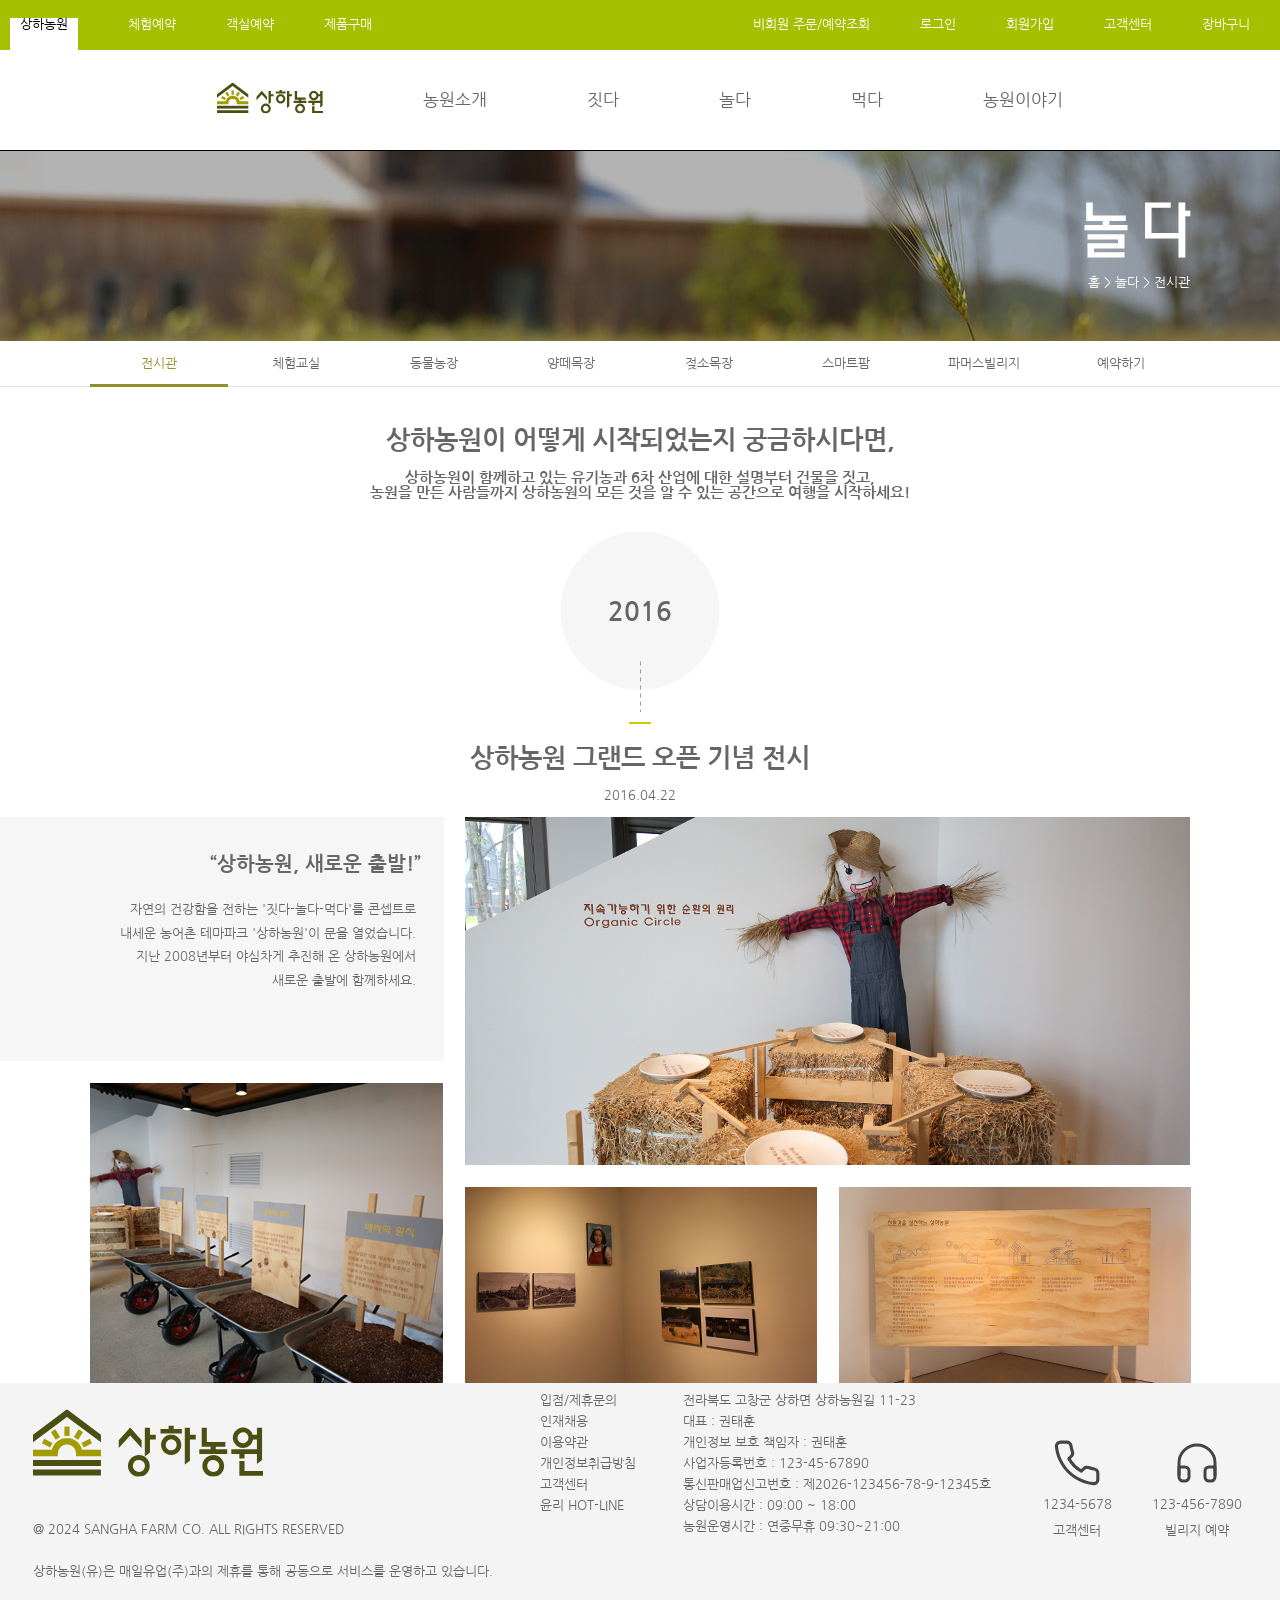
<file: play.html>
<!DOCTYPE html>
<html lang="en">
<head>
    <meta charset="UTF-8">
    <meta name="viewport" content="width=device-width, initial-scale=1.0">
    <title>전시관</title>
    <link rel="stylesheet" type="text/css" href='./css/public_css/header.css'>
    <link rel="stylesheet" type="text/css" href='./css/public_css/footer.css'>
    <link rel="stylesheet" type="text/css" href='./css/play_css/gallery.css'>
</head>
<body>
    <header>
        <div class="high_ul">
            <ul class="high_left">

                <li class="active"><a href=".#">상하농원</a></li>
                <li><a href="#">체험예약</a></li>
                <li><a href="./book.html">객실예약</a></li>
                <li><a href="#">제품구매</a></li>
            </ul>
            <ul class="high_right">
                <li><a href="#">비회원 주문/예약조회</a></li>
                <li><a href="#">로그인</a></li>
                <li><a href="./sign_up.html">회원가입</a></li>
                <li><a href="#">고객센터</a></li>
                <li><a href="#">장바구니</a></li>
            </ul>
        </div>
        <div class="low_ul">
            <ul class="low_category">
                <li><a href="./index.html"><img src='./img/main_images/updown_logo.svg' alt="상하농원"/></a></li>
                <li><a href="./intro.html">농원소개</a></li>
                <li><a href="./build.html">짓다</a></li>
                <li><a href="./play.html">놀다</a></li>
                <li><a href="./store1.html">먹다</a></li>
                <li><a href="./news.html">농원이야기</a></li>
            </ul>
        </div>
    </header>
    <main>
        <div class="top-banner">
            <div class="content-width">
                <!--배경 이미지로 변경-->
                <!--<img src="../images/brandVisual3.jpg" alt="놀다 헤더 이미지">-->
                <div class="breadcrumb">
                    <a href="#">홈</a>
                    <span>&gt;</span>
                    <a href="#">놀다</a>
                    <span>&gt;</span>
                    <span>전시관</span>
                </div>
            </div>
        </div>
        <nav class="hero">
            <div class="content-width">
                <a href="#" class="on">전시관</a>
            
                <a href="#">체험교실</a>
            
                <a href="#">동물농장</a>
           
                <a href="#">양떼목장</a>
           
                <a href="#">젖소목장</a>
        
                <a href="#">스마트팜</a>
           
                <a href="#">파머스빌리지</a>
           
                <a href="#">예약하기</a>
            </div>
        </nav>
  
        <div class="main">
            <div class="box intro center">
                <h1 class="title_">상하농원이 어떻게 시작되었는지 궁금하시다면,</h1>
                <h3 class="sub_title">상하농원이 함께하고 있는 유기농과 6차 산업에 대한 설명부터 건물을 짓고,<br>
                    농원을 만든 사람들까지 상하농원의 모든 것을 알 수 있는 공간으로 여행을 시작하세요!</h3>
                <br>
            </div>
            <div class="center">
                <div class="circle_box">
                    <div class="img_box">
                        <h1 class="img_text sub_title"><b>2016</b></h1>
                    </div>
                </div>
                <img src="./img/play_images/blt_gallery.gif">
                <div>
                    <h1 class="title">상하농원 그랜드 오픈 기념 전시</h1>
                    <p class="sub_title">2016.04.22</p> 
                </div>
            </div>
            <div class="box text_box center">
                <div class="main-banner">
                    <div class="content-width">
                        <h3 class="title">“상하농원, 새로운 출발!”</h3>
                        <p class="sub_title">자연의 건강함을 전하는 '짓다-놀다-먹다'를 콘셉트로<br>
                        내세운 농어촌 테마파크 '상하농원'이 문을 열었습니다.<br>
                        지난 2008년부터 야심차게 추진해 온 상하농원에서<br>
                        새로운 출발에 함께하세요.</p>
                        <img src="./img/play_images/gallery05.png">
                    </div>
                </div>
            </div>
        </div>
    </main>

    <footer>
        <div class="major">
            <img src="./img/main_images/updown_logo.svg"/>
            <p>@ 2024 SANGHA FARM CO. ALL RIGHTS RESERVED</p>
            <p>상하농원(유)은 매일유업(주)과의 제휴를 통해 공동으로 서비스를 운영하고 있습니다.</p>
        </div>
        <div class="service">
            <ul>
                <li>입점/제휴문의</li>
                <li>인재채용</li>
                <li>이용약관</li>
                <li>개인정보취급방침</li>
                <li>고객센터</li>
                <li>윤리 HOT-LINE</li>
            </ul>
        </div>
        <div class="comp">
            <ul>
                <li>전라북도 고창군 상하면 상하농원길 11-23</li>
                <li>대표 : 권태훈</li>
                <li>개인정보 보호 책임자 : 권태훈</li>
                <li>사업자등록번호 : 123-45-67890</li>
                <li>통신판매업신고번호 : 제2026-123456-78-9-12345호</li>
                <li>상담이용시간 : 09:00 ~ 18:00</li>
                <li>농원운영시간 : 연중무휴 09:30~21:00</li>
            </ul>
        </div>
        <div class="contact">
            <ul>
                <li><img class="phone1" src="./img/main_images/ico_phone.svg"><p>1234-5678</p><p>고객센터</p></li>
                <li><img class="phone2" src="./img/main_images/ico_phone2.svg"><p>123-456-7890</p><p>빌리지 예약</p></li>
            </ul>
        </div>
    </footer>
</body>
</html>
</file>
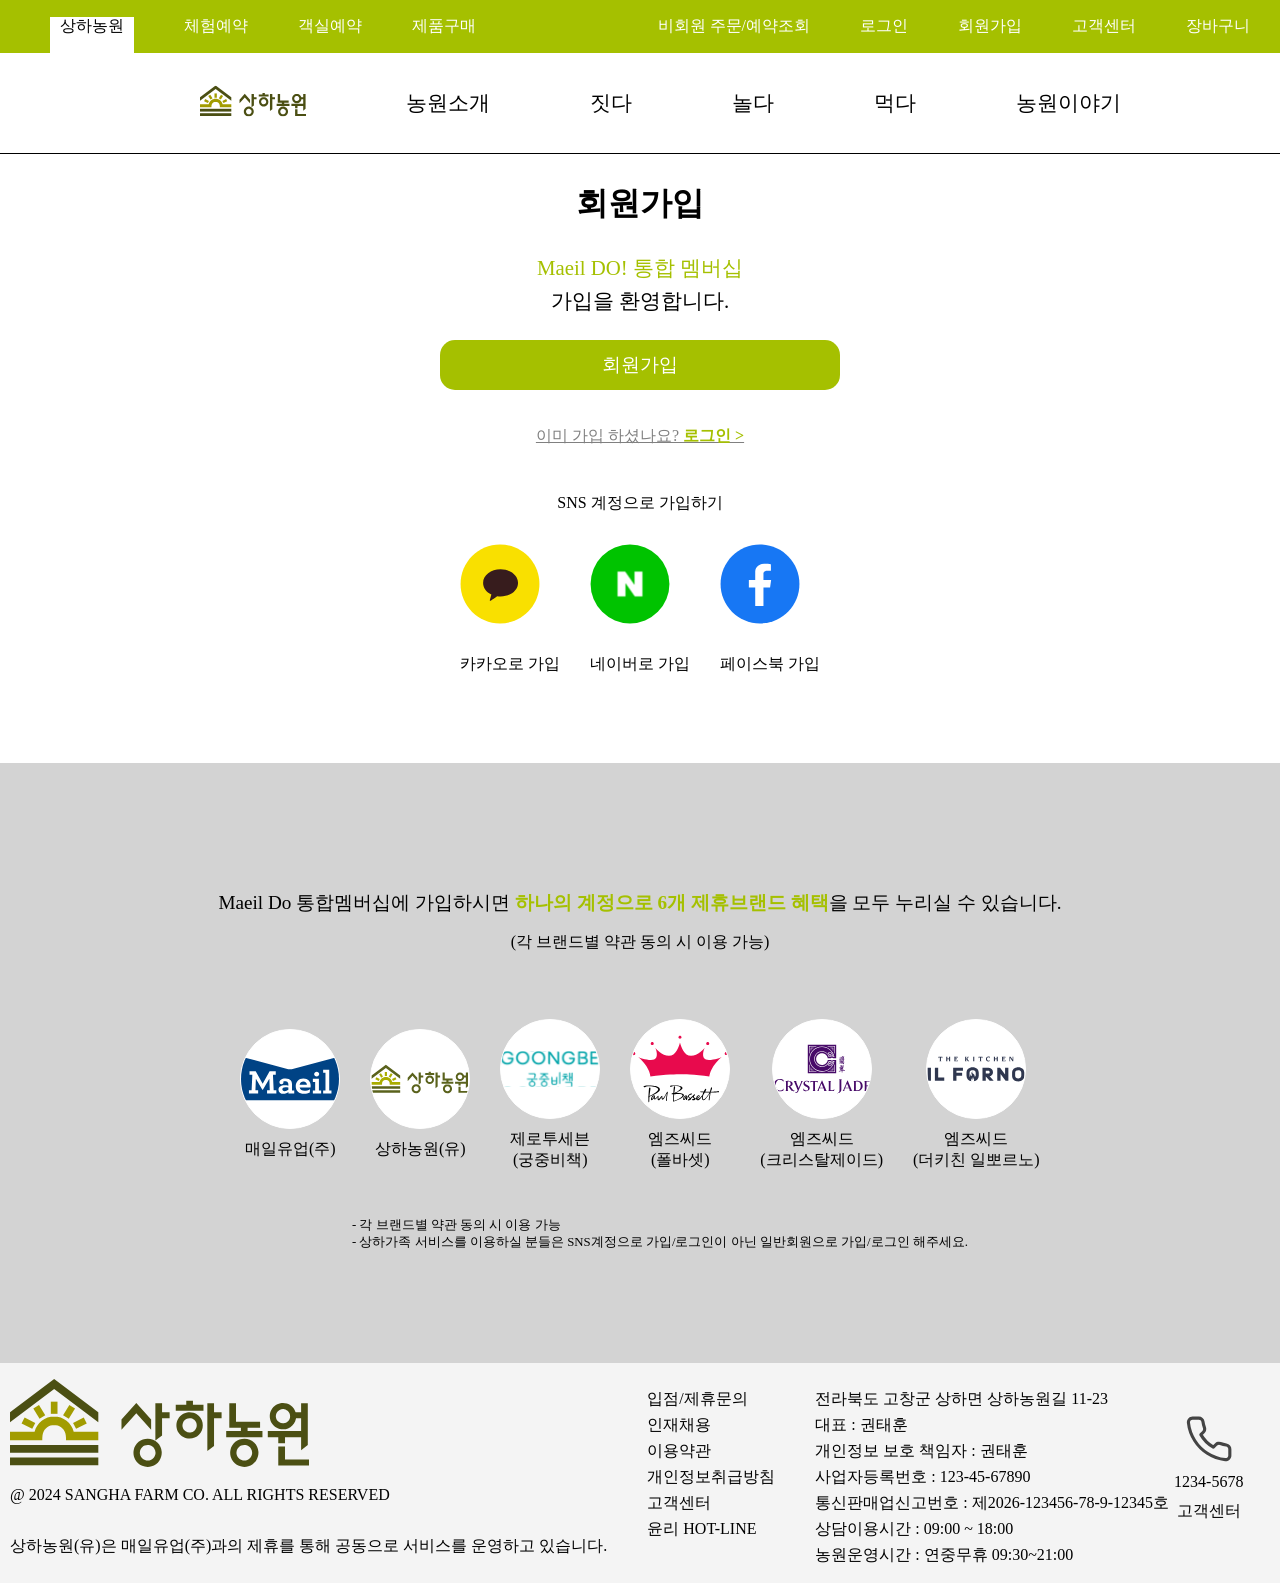
<file: sign_up.html>
<!DOCTYPE html>
<html lang="kr">
<head>
    <meta charset="UTF-8">
    <title>상하농원</title>
        
    <link rel="stylesheet" href="./css/main_css/sign_up.css" />
    <link rel="stylesheet" href="./css/public_css/header.css" />
    <link rel="stylesheet" href="./css/public_css/footer.css" />
</head>
<body>
    <header>
        <div class="high_ul">
            <ul class="high_left">
                <li class="active"><a href="./index.html">상하농원</a></li>
                <li><a href="#">체험예약</a></li>
                <li><a href="./book.html">객실예약</a></li>
                <li><a href="#">제품구매</a></li>
            </ul>
            <ul class="high_right">
                <li><a href="#">비회원 주문/예약조회</a></li>
                <li><a href="#">로그인</a></li>
                <li><a href="sign_up.html">회원가입</a></li>
                <li><a href="#">고객센터</a></li>
                <li><a href="#">장바구니</a></li>
            </ul>
        </div>
        <div class="low_ul">
            <ul class="low_category">
                <li><a href="./index.html"><img src='./img/main_images/updown_logo.svg' alt="상하농원"/></a></li>
                <li><a href="./intro.html">농원소개</a></li>
                <li><a href="./build.html">짓다</a></li>
                <li><a href="./play.html">놀다</a></li>
                <li><a href="./store1.html">먹다</a></li>
                <li><a href="./news1.html">농원이야기</a></li>
            </ul>
        </div>
    </header>



    <main>
        <div class="sign_up_title">
            <p>회원가입</p>
        </div>
        <div class="sign_up_text">
            <p>Maeil DO! 통합 멤버십</p>
            <p>가입을 환영합니다.</p>
        </div>
        <div class="sign_up_btn">
            <button>회원가입</button>
        </div>
        <div class="sign_up_login">
            <p>이미 가입 하셨나요?  <strong>로그인 ></strong></p>
        </div>
        <div class="sign_up_sns">
            <div class="sns_title">SNS 계정으로 가입하기</div>
            <div class="sns_icon">
                <div class="sns_kakao"><img src='./img/main_images/ico_kakao.svg'>카카오로 가입</div>
                <div class="sns_naver"><img src='./img/main_images/ico_naver.svg'>네이버로 가입</div>
                <div class="sns_facebook"><img src='./img/main_images/ico_facebook.svg'>페이스북 가입</div>
            </div>
        </div>
        
        <div class="sub_com">
            <div class="sub_com_title">
                Maeil Do 통합멤버십에 가입하시면 <b>하나의 계정으로 6개 제휴브랜드 혜택</b>을 모두 누리실 수 있습니다.
                <br>
                <p>(각 브랜드별 약관 동의 시 이용 가능)</p>
            </div>
            <div class="sub_com_img">
                <div class="box box1"><img src="./img/main_images/logo_maeil.svg">매일유업(주)</div>
                <div class="box box2"><img src='./img/main_images/logo_sangha.svg'>상하농원(유)</div>
                <div class="box box3"><img src='./img/main_images/logo_goongbe.svg'>제로투세븐<br>(궁중비책)</div>
                <div class="box box4"><img src='./img/main_images/logo_paulbassett.svg'>엠즈씨드<br>(폴바셋)</div>
                <div class="box box5"><img src='./img/main_images/logo_crystaljade.svg'>엠즈씨드<br>(크리스탈제이드)</div>
                <div class="box box6"><img src='./img/main_images/logo_ilforno.svg'>엠즈씨드<br>(더키친 일뽀르노)</div>
            </div>
            <div class="sub_text">
                <ul>
                    <li>- 각 브랜드별 약관 동의 시 이용 가능</li>
                    <li>- 상하가족 서비스를 이용하실 분들은 SNS계정으로 가입/로그인이 아닌 일반회원으로 가입/로그인 해주세요.</li>
                </ul>
            </div>
        </div>
    </main>





    <footer>
        <div class="major">
            <img src="./img/main_images/updown_logo.svg"/>
            <p>@ 2024 SANGHA FARM CO. ALL RIGHTS RESERVED</p>
            <p>상하농원(유)은 매일유업(주)과의 제휴를 통해 공동으로 서비스를 운영하고 있습니다.</p>
        </div>
        <div class="service">
            <ul>
                <li>입점/제휴문의</li>
                <li>인재채용</li>
                <li>이용약관</li>
                <li>개인정보취급방침</li>
                <li>고객센터</li>
                <li>윤리 HOT-LINE</li>
            </ul>
        </div>
        <div class="comp">
            <ul>
                <li>전라북도 고창군 상하면 상하농원길 11-23</li>
                <li>대표 : 권태훈</li>
                <li>개인정보 보호 책임자 : 권태훈</li>
                <li>사업자등록번호 : 123-45-67890</li>
                <li>통신판매업신고번호 : 제2026-123456-78-9-12345호</li>
                <li>상담이용시간 : 09:00 ~ 18:00</li>
                <li>농원운영시간 : 연중무휴 09:30~21:00</li>
            </ul>
        </div>
        <div class="contact">
            <ul>
                <li><img class="phone1" src="./img/main_images/ico_phone.svg"><p>1234-5678</p><p>고객센터</p></li>
                <li><img class="phone2" src="./img/main_images/ico_phone2.svg"><p>123-456-7890</p><p>빌리지 예약</p></li>
            </ul>
        </div>
    </footer>
</body>
</file>
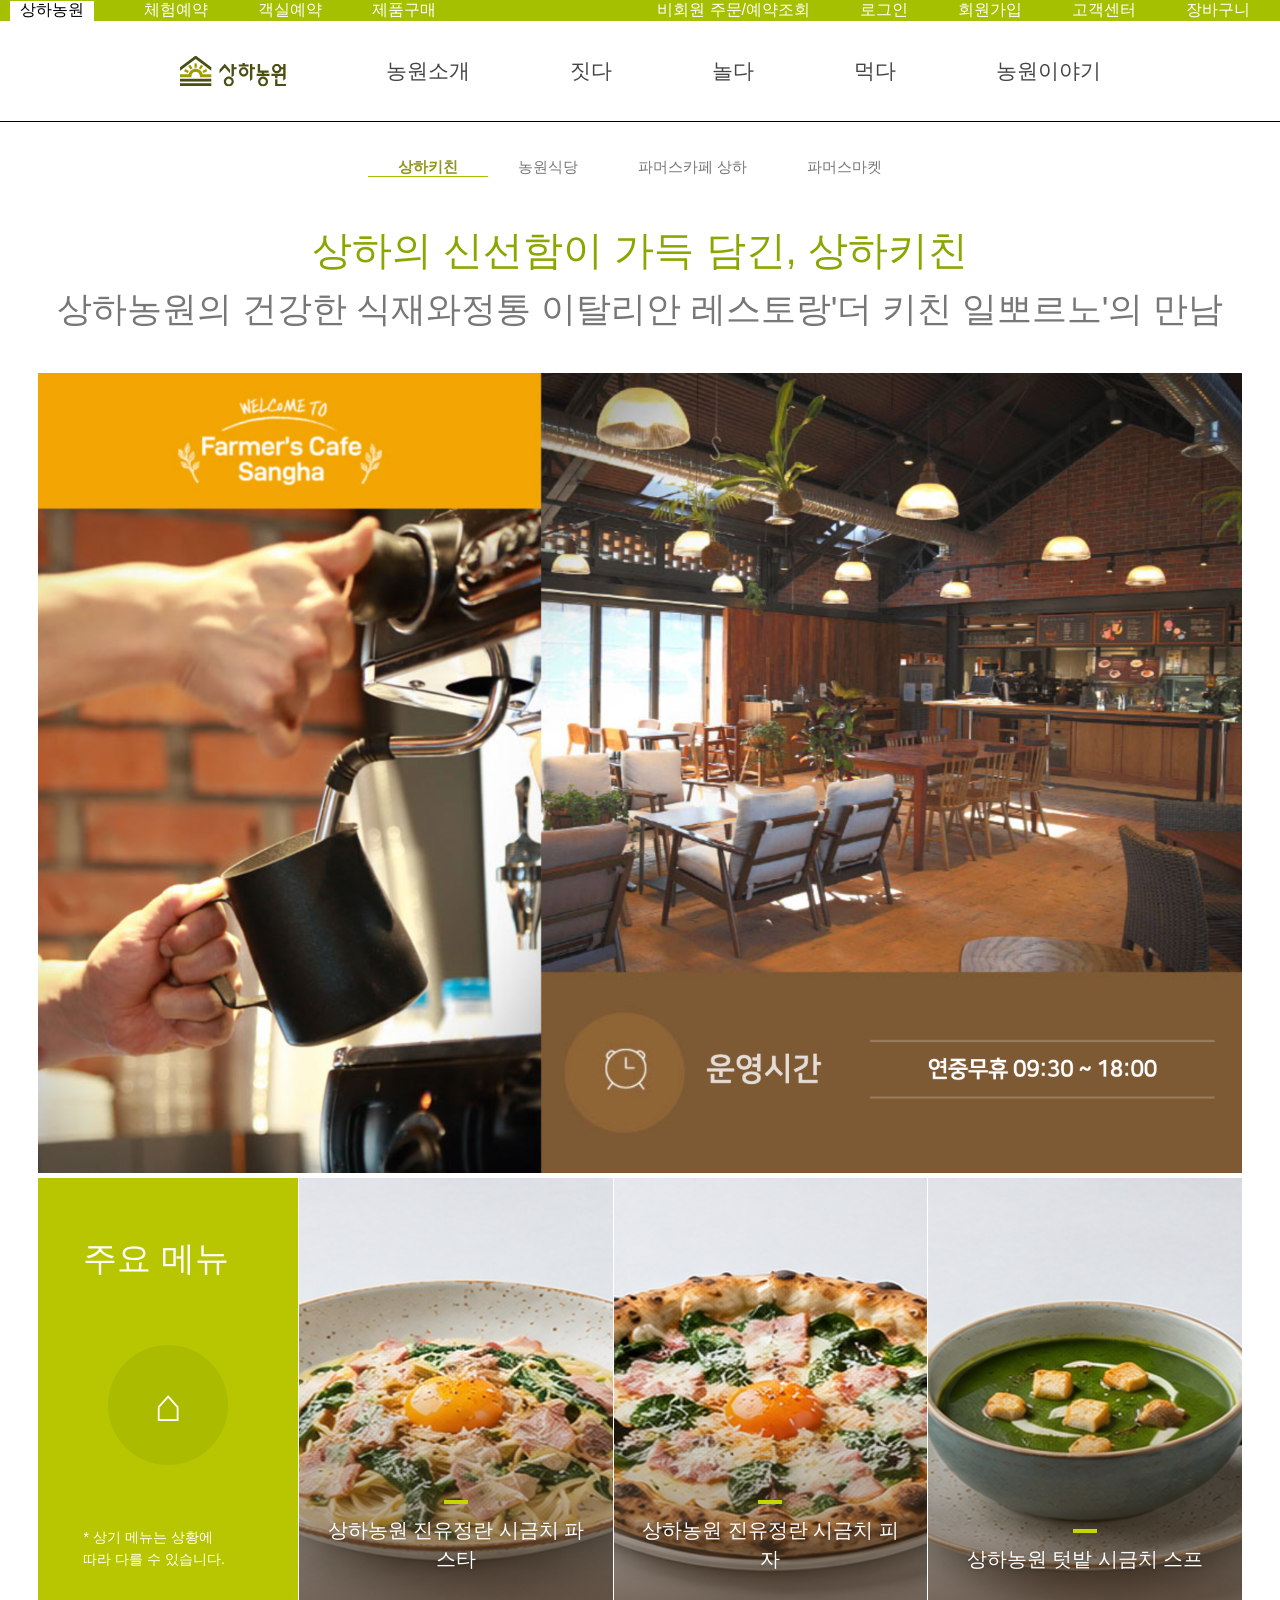
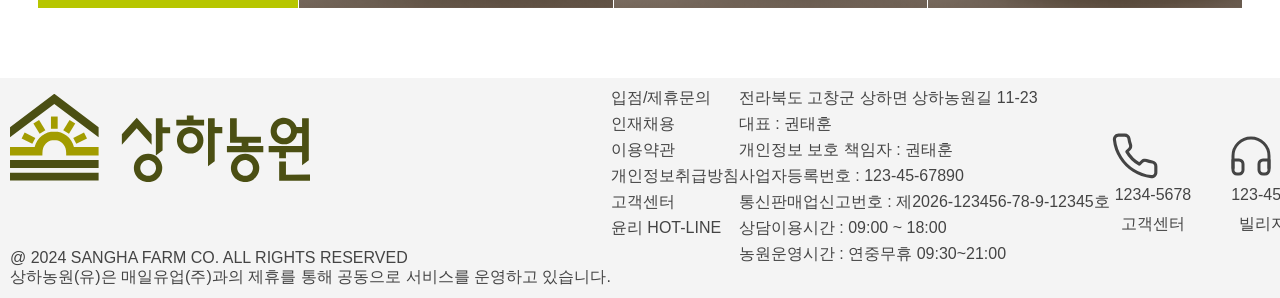
<file: store1.html>
<!DOCTYPE html>
<html lang="ko">

<head>
    <meta charset="UTF-8">
    <meta name="viewport" content="width=device-width, initial-scale=1.0">
    <title>상하키친 | 상하농원</title>
    <link rel="stylesheet" href="./css/public_css/header.css">
    <link rel="stylesheet" href="./css/public_css/footer.css">    
    <link rel="stylesheet" href="./css/eat_css/food.css">
</head>

<body>
    <header>
        <div class="high_ul">
            <ul class="high_left">

                <li class="active"><a href=".#">상하농원</a></li>
                <li><a href="#">체험예약</a></li>
                <li><a href="./book.html">객실예약</a></li>
                <li><a href="#">제품구매</a></li>
            </ul>
            <ul class="high_right">
                <li><a href="#">비회원 주문/예약조회</a></li>
                <li><a href="#">로그인</a></li>
                <li><a href="./sign_up.html">회원가입</a></li>
                <li><a href="#">고객센터</a></li>
                <li><a href="#">장바구니</a></li>
            </ul>
        </div>
        <div class="low_ul">
            <ul class="low_category">
                <li><a href="./index.html"><img src='./img/main_images/updown_logo.svg' alt="상하농원"/></a></li>
                <li><a href="./intro.html">농원소개</a></li>
                <li><a href="./build.html">짓다</a></li>
                <li><a href="./play.html">놀다</a></li>
                <li><a href="./store1.html">먹다</a></li>
                <li><a href="./news1.html">농원이야기</a></li>
            </ul>
        </div>
    </header>
    <main class="food-page">

        <!-- 먹다 카테고리 메뉴 -->
        <nav class="food-nav">
                <a class="active" href="store1.html">상하키친</a>
                <a class="" href="store2.html">농원식당</a>
                <a class="" href="store3.html">파머스카페 상하</a>
                <a class="" href="store5.html">파머스마켓</a>
        </nav>

        <!-- 페이지 소개 -->
        <section class="intro">
            <p class="eyebrow">상하의 신선함이 가득 담긴, 상하키친</p>
            <p class="desc">상하농원의 건강한 식재와정통 이탈리안 레스토랑'더 키친 일뽀르노'의 만남</p>
        </section>

        <!-- 대표 이미지 -->
        <section class="hero">
            <a href="#">
                <img src="./img/eat_images/main1.png" alt="파머스마켓 대표 이미지">
            </a>
        </section>

        

        <!-- 주요 메뉴 -->
        <section class="menu-section">
            <div class="menu-title-panel">
                <h2>주요 메뉴</h2>
                <div class="menu-icon">⌂</div>
                <p>* 상기 메뉴는 상황에<br>따라 다를 수 있습니다.</p>
            </div>

                <article class="menu-item">
                    <img src="./img/eat_images/store1_menu1.jpg" alt="상하농원 진유정란 시금치 파스타">
                    <p class="menu-name">상하농원 진유정란 시금치 파스타</p>
                </article>
                <article class="menu-item">
                    <img src="./img/eat_images/store1_menu2.jpg" alt="상하농원 진유정란 시금치 피자">
                    <p class="menu-name">상하농원 진유정란 시금치 피자</p>
                </article>
                <article class="menu-item">
                    <img src="./img/eat_images/store1_menu3.jpg" alt="상하농원 텃밭 시금치 스프">
                    <p class="menu-name">상하농원 텃밭 시금치 스프</p>
                </article>
        </section>

    </main>
    <footer>
        <div class="major">
            <img src="./img/main_images/updown_logo.svg"/>
            <p>@ 2024 SANGHA FARM CO. ALL RIGHTS RESERVED</p>
            <p>상하농원(유)은 매일유업(주)과의 제휴를 통해 공동으로 서비스를 운영하고 있습니다.</p>
        </div>
        <div class="service">
            <ul>
                <li>입점/제휴문의</li>
                <li>인재채용</li>
                <li>이용약관</li>
                <li>개인정보취급방침</li>
                <li>고객센터</li>
                <li>윤리 HOT-LINE</li>
            </ul>
        </div>
        <div class="comp">
            <ul>
                <li>전라북도 고창군 상하면 상하농원길 11-23</li>
                <li>대표 : 권태훈</li>
                <li>개인정보 보호 책임자 : 권태훈</li>
                <li>사업자등록번호 : 123-45-67890</li>
                <li>통신판매업신고번호 : 제2026-123456-78-9-12345호</li>
                <li>상담이용시간 : 09:00 ~ 18:00</li>
                <li>농원운영시간 : 연중무휴 09:30~21:00</li>
            </ul>
        </div>
        <div class="contact">
            <ul>
                <li><img class="phone1" src="./img/main_images/ico_phone.svg"><p>1234-5678</p><p>고객센터</p></li>
                <li><img class="phone2" src="./img/main_images/ico_phone2.svg"><p>123-456-7890</p><p>빌리지 예약</p></li>
            </ul>
        </div>
    </footer>
</body>

</html>
</file>
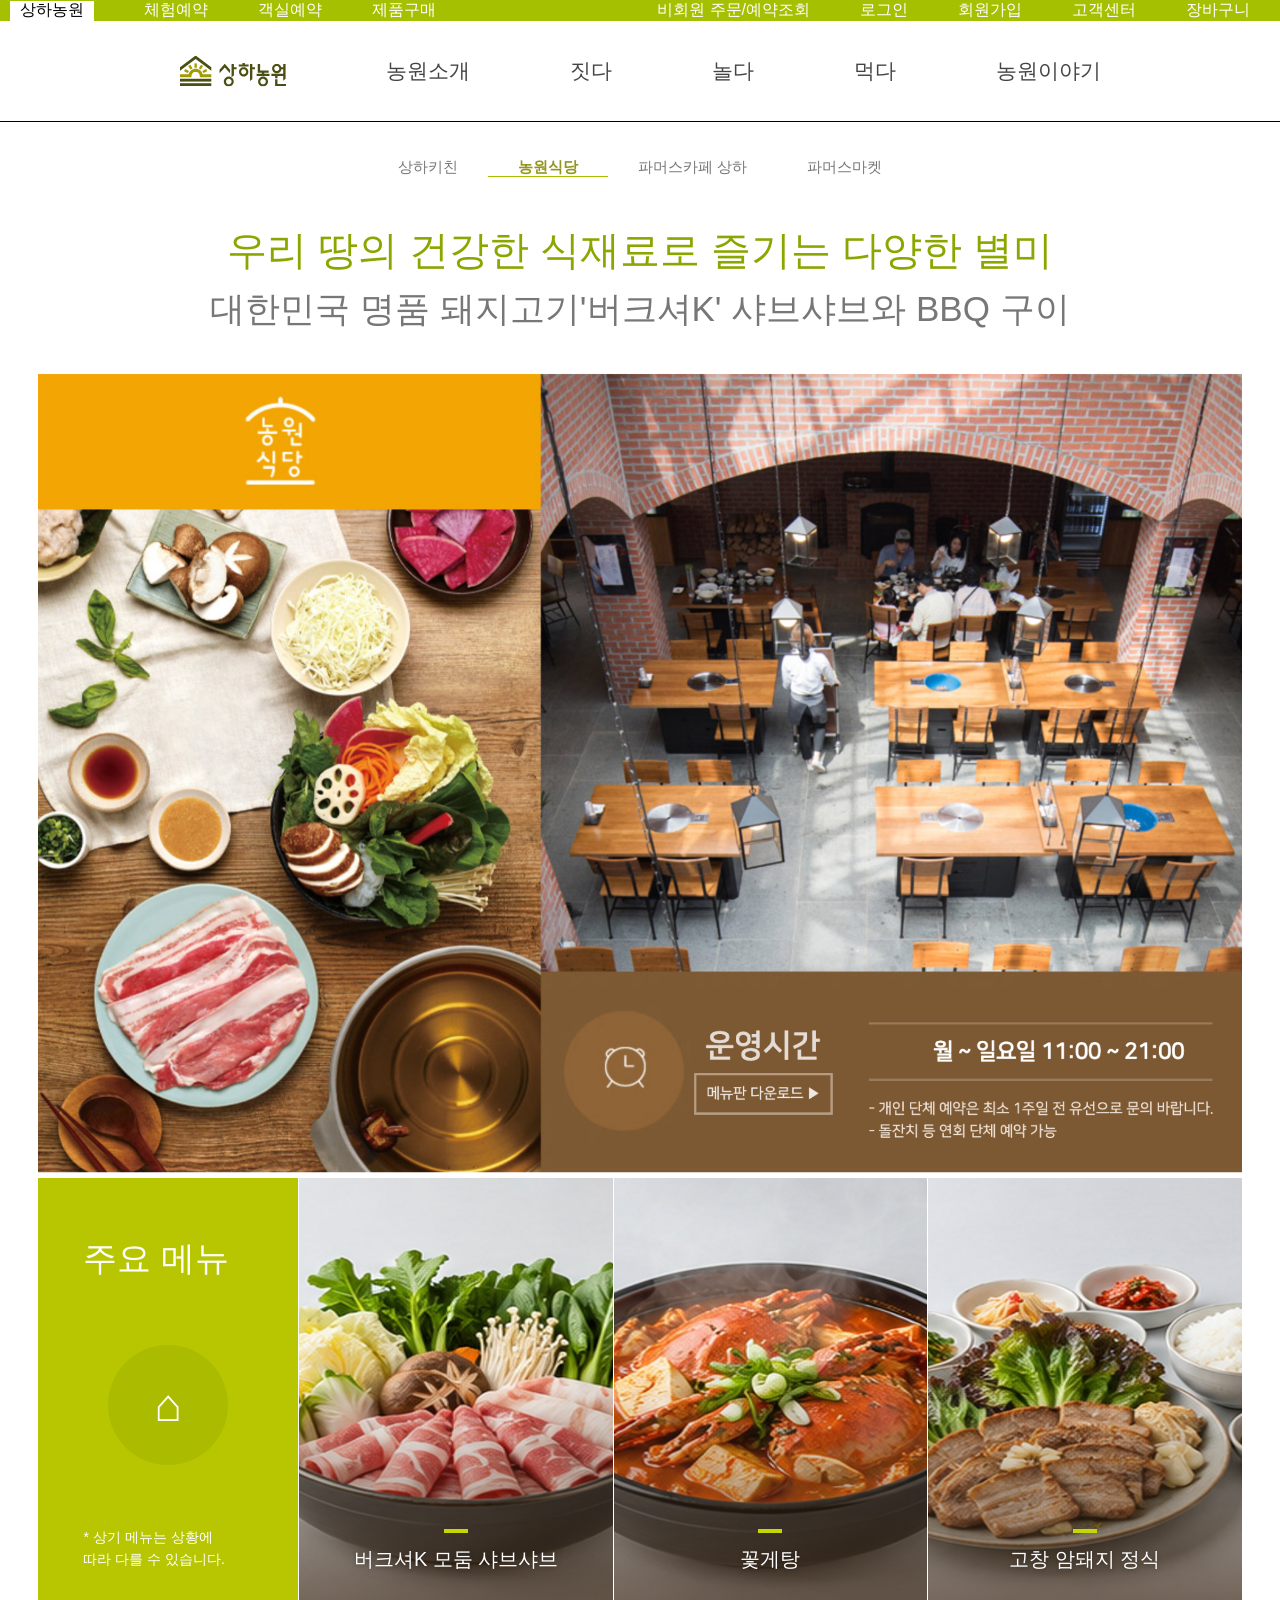
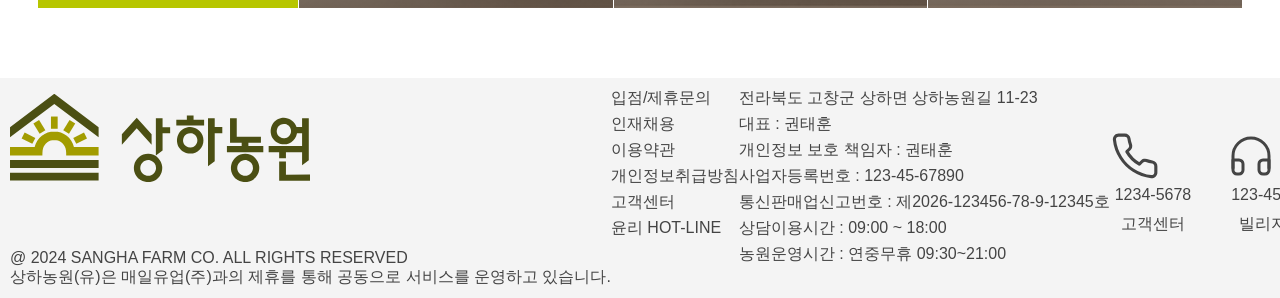
<file: store2.html>
<!DOCTYPE html>
<html lang="ko">

<head>
    <meta charset="UTF-8">
    <meta name="viewport" content="width=device-width, initial-scale=1.0">
    <title>농원식당 | 상하농원</title>
    <link rel="stylesheet" href="./css/public_css/header.css">
    <link rel="stylesheet" href="./css/public_css/footer.css">    
    <link rel="stylesheet" href="./css/eat_css/food.css">
</head>

<body>
    <header>
        <div class="high_ul">
            <ul class="high_left">

                <li class="active"><a href=".#">상하농원</a></li>
                <li><a href="#">체험예약</a></li>
                <li><a href="./book.html">객실예약</a></li>
                <li><a href="#">제품구매</a></li>
            </ul>
            <ul class="high_right">
                <li><a href="#">비회원 주문/예약조회</a></li>
                <li><a href="#">로그인</a></li>
                <li><a href="./sign_up.html">회원가입</a></li>
                <li><a href="#">고객센터</a></li>
                <li><a href="#">장바구니</a></li>
            </ul>
        </div>
        <div class="low_ul">
            <ul class="low_category">
                <li><a href="./index.html"><img src='./img/main_images/updown_logo.svg' alt="상하농원"/></a></li>
                <li><a href="./intro.html">농원소개</a></li>
                <li><a href="./build.html">짓다</a></li>
                <li><a href="./play.html">놀다</a></li>
                <li><a href="./store1.html">먹다</a></li>
                <li><a href="./news1.html">농원이야기</a></li>
            </ul>
        </div>
    </header>
    <main class="food-page">

        <!-- 먹다 카테고리 메뉴 -->
        <nav class="food-nav">
                <a class="" href="store1.html">상하키친</a>
                <a class="active" href="store2.html">농원식당</a>
                <a class="" href="store3.html">파머스카페 상하</a>
                <a class="" href="store5.html">파머스마켓</a>
        </nav>

        <!-- 페이지 소개 -->
        <section class="intro">
            <p class="eyebrow">우리 땅의 건강한 식재료로 즐기는 다양한 별미</p>
           
            <p class="desc">대한민국 명품 돼지고기'버크셔K' 샤브샤브와 BBQ 구이</p>
        </section>

        <!-- 대표 이미지 -->
        <section class="hero">
            <a href="#">
                <img src="./img/eat_images/main2.png" alt="파머스마켓 대표 이미지">
            </a>
        </section>

        

        <!-- 주요 메뉴 -->
        <section class="menu-section">
            <div class="menu-title-panel">
                <h2>주요 메뉴</h2>
                <div class="menu-icon">⌂</div>
                <p>* 상기 메뉴는 상황에<br>따라 다를 수 있습니다.</p>
            </div>

                <article class="menu-item">
                    <img src="./img/eat_images/store2_menu1.jpg" alt="버크셔K 모둠 샤브샤브">
                    <p class="menu-name">버크셔K 모둠 샤브샤브</p>
                </article>
                <article class="menu-item">
                    <img src="./img/eat_images/store2_menu2.jpg" alt="꽃게탕">
                    <p class="menu-name">꽃게탕</p>
                </article>
                <article class="menu-item">
                    <img src="./img/eat_images/store2_menu3.jpg" alt="고창 암돼지 정식">
                    <p class="menu-name">고창 암돼지 정식</p>
                </article>
        </section>

    </main>
    <footer>
        <div class="major">
            <img src="./img/main_images/updown_logo.svg"/>
            <p>@ 2024 SANGHA FARM CO. ALL RIGHTS RESERVED</p>
            <p>상하농원(유)은 매일유업(주)과의 제휴를 통해 공동으로 서비스를 운영하고 있습니다.</p>
        </div>
        <div class="service">
            <ul>
                <li>입점/제휴문의</li>
                <li>인재채용</li>
                <li>이용약관</li>
                <li>개인정보취급방침</li>
                <li>고객센터</li>
                <li>윤리 HOT-LINE</li>
            </ul>
        </div>
        <div class="comp">
            <ul>
                <li>전라북도 고창군 상하면 상하농원길 11-23</li>
                <li>대표 : 권태훈</li>
                <li>개인정보 보호 책임자 : 권태훈</li>
                <li>사업자등록번호 : 123-45-67890</li>
                <li>통신판매업신고번호 : 제2026-123456-78-9-12345호</li>
                <li>상담이용시간 : 09:00 ~ 18:00</li>
                <li>농원운영시간 : 연중무휴 09:30~21:00</li>
            </ul>
        </div>
        <div class="contact">
            <ul>
                <li><img class="phone1" src="./img/main_images/ico_phone.svg"><p>1234-5678</p><p>고객센터</p></li>
                <li><img class="phone2" src="./img/main_images/ico_phone2.svg"><p>123-456-7890</p><p>빌리지 예약</p></li>
            </ul>
        </div>
    </footer>
</body>

</html>
</file>
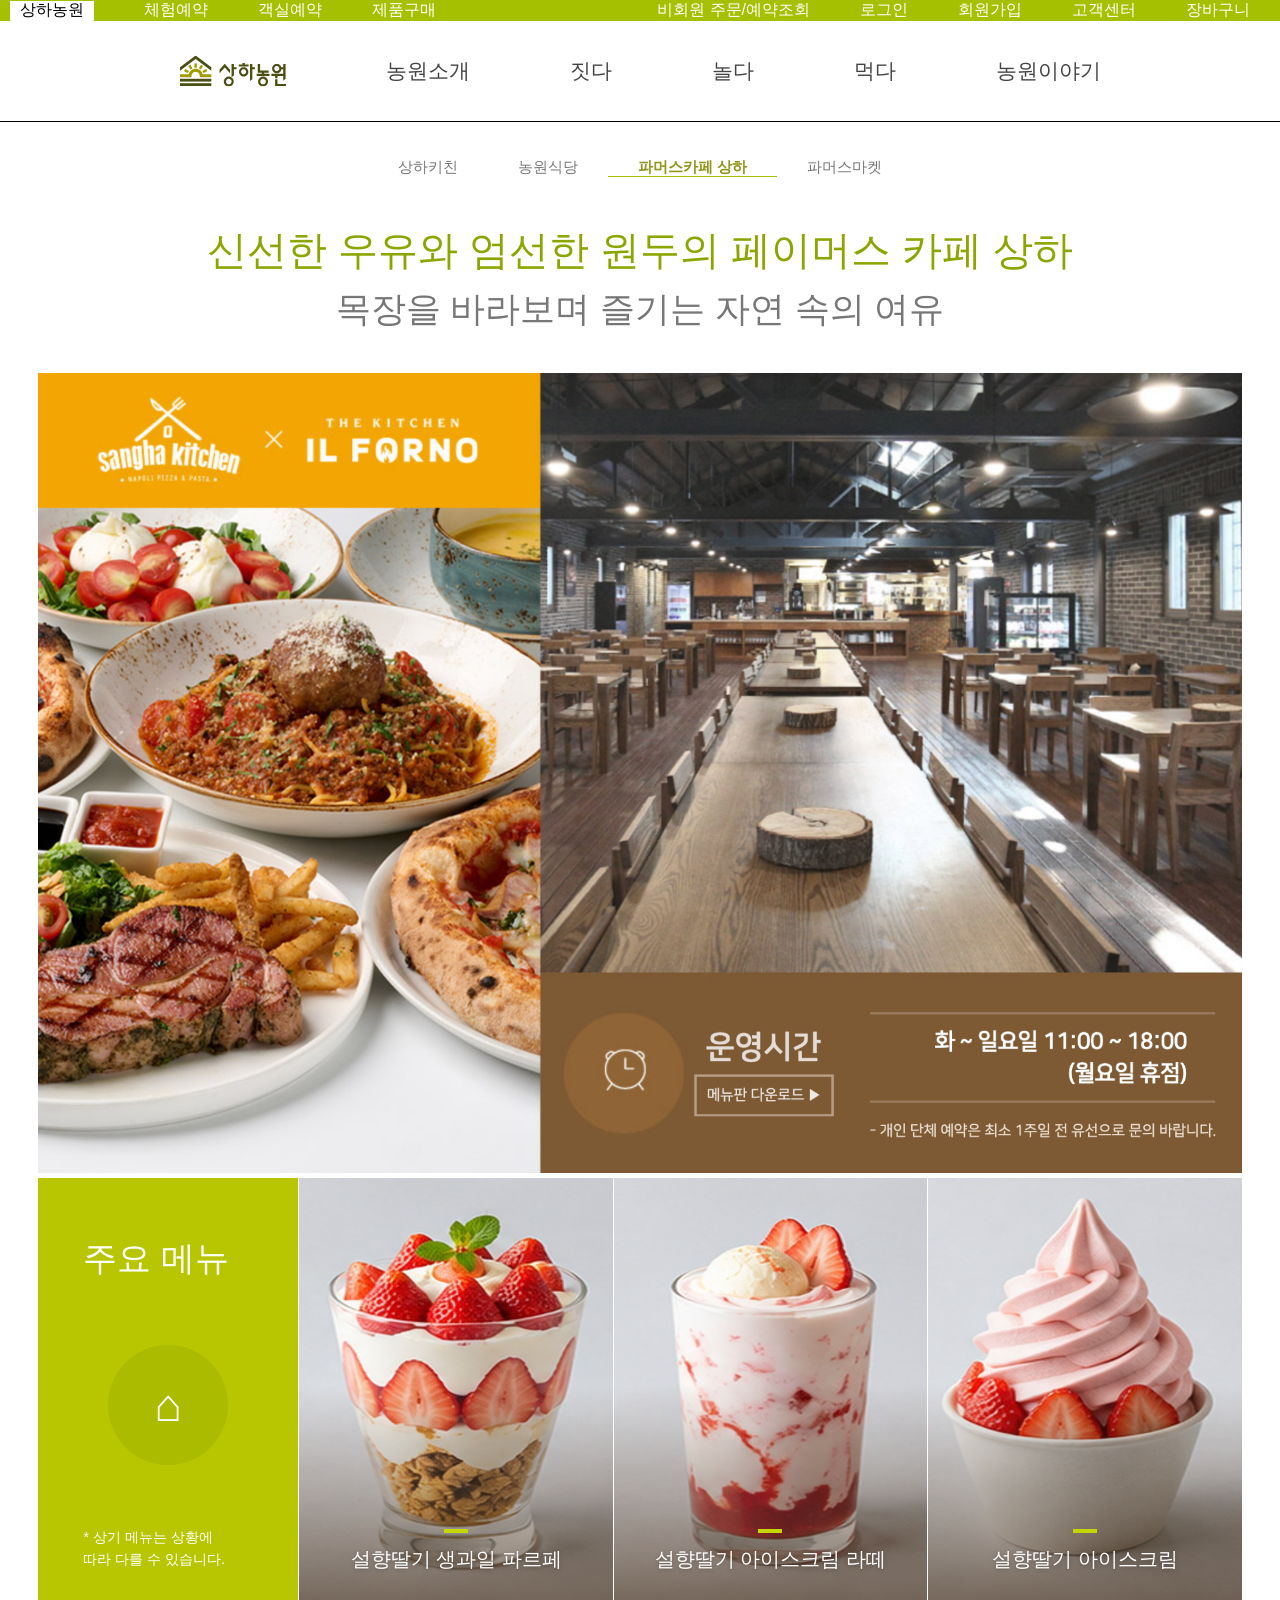
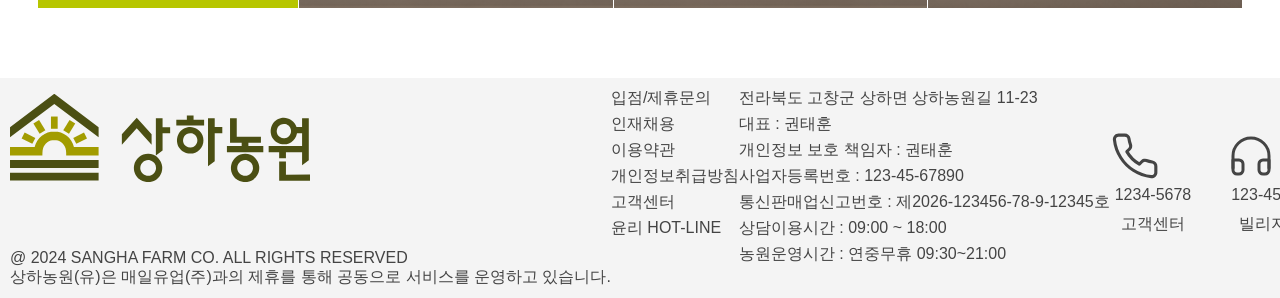
<file: store3.html>
<!DOCTYPE html>
<html lang="ko">

<head>
    <meta charset="UTF-8">
    <meta name="viewport" content="width=device-width, initial-scale=1.0">
    <title>파머스카페 상하 | 상하농원</title>
    <link rel="stylesheet" href="./css/public_css/header.css">
    <link rel="stylesheet" href="./css/public_css/footer.css">
    <link rel="stylesheet" href="./css/eat_css/food.css">
</head>

<body>
    <header>
        <div class="high_ul">
            <ul class="high_left">

                <li class="active"><a href=".#">상하농원</a></li>
                <li><a href="#">체험예약</a></li>
                <li><a href="./book.html">객실예약</a></li>
                <li><a href="#">제품구매</a></li>
            </ul>
            <ul class="high_right">
                <li><a href="#">비회원 주문/예약조회</a></li>
                <li><a href="#">로그인</a></li>
                <li><a href="./sign_up.html">회원가입</a></li>
                <li><a href="#">고객센터</a></li>
                <li><a href="#">장바구니</a></li>
            </ul>
        </div>
        <div class="low_ul">
            <ul class="low_category">
                <li><a href="./index.html"><img src='./img/main_images/updown_logo.svg' alt="상하농원"/></a></li>
                <li><a href="./intro.html">농원소개</a></li>
                <li><a href="./build.html">짓다</a></li>
                <li><a href="./play.html">놀다</a></li>
                <li><a href="./store1.html">먹다</a></li>
                <li><a href="./news1.html">농원이야기</a></li>
            </ul>
        </div>
    </header>
    <main class="food-page">

        <!-- 먹다 카테고리 메뉴 -->
        <nav class="food-nav">
                <a class="" href="store1.html">상하키친</a>
                <a class="" href="store2.html">농원식당</a>
                <a class="active" href="store3.html">파머스카페 상하</a>
                <a class="" href="store5.html">파머스마켓</a>
        </nav>

        <!-- 페이지 소개 -->
        <section class="intro">
            <p class="eyebrow">신선한 우유와 엄선한 원두의 페이머스 카페 상하</p>
          
            <p class="desc">목장을 바라보며 즐기는 자연 속의 여유</p>
        </section>

        <!-- 대표 이미지 -->
        <section class="hero">
            <a href="#">
                <img src="./img/eat_images/main3.png" alt="파머스마켓 대표 이미지">
            </a>
        </section>
        

        <!-- 주요 메뉴 -->
        <section class="menu-section">
            <div class="menu-title-panel">
                <h2>주요 메뉴</h2>
                <div class="menu-icon">⌂</div>
                <p>* 상기 메뉴는 상황에<br>따라 다를 수 있습니다.</p>
            </div>

                <article class="menu-item">
                    <img src="./img/eat_images/store3_menu1.jpg" alt="설향딸기 생과일 파르페">
                    <p class="menu-name">설향딸기 생과일 파르페</p>
                </article>
                <article class="menu-item">
                    <img src="./img/eat_images/store3_menu2.jpg" alt="설향딸기 아이스크림 라떼">
                    <p class="menu-name">설향딸기 아이스크림 라떼</p>
                </article>
                <article class="menu-item">
                    <img src="./img/eat_images/store3_menu3.jpg" alt="설향딸기 아이스크림">
                    <p class="menu-name">설향딸기 아이스크림</p>
                </article>
        </section>

    </main>
    <footer>
        <div class="major">
            <img src="./img/main_images/updown_logo.svg"/>
            <p>@ 2024 SANGHA FARM CO. ALL RIGHTS RESERVED</p>
            <p>상하농원(유)은 매일유업(주)과의 제휴를 통해 공동으로 서비스를 운영하고 있습니다.</p>
        </div>
        <div class="service">
            <ul>
                <li>입점/제휴문의</li>
                <li>인재채용</li>
                <li>이용약관</li>
                <li>개인정보취급방침</li>
                <li>고객센터</li>
                <li>윤리 HOT-LINE</li>
            </ul>
        </div>
        <div class="comp">
            <ul>
                <li>전라북도 고창군 상하면 상하농원길 11-23</li>
                <li>대표 : 권태훈</li>
                <li>개인정보 보호 책임자 : 권태훈</li>
                <li>사업자등록번호 : 123-45-67890</li>
                <li>통신판매업신고번호 : 제2026-123456-78-9-12345호</li>
                <li>상담이용시간 : 09:00 ~ 18:00</li>
                <li>농원운영시간 : 연중무휴 09:30~21:00</li>
            </ul>
        </div>
        <div class="contact">
            <ul>
                <li><img class="phone1" src="./img/main_images/ico_phone.svg"><p>1234-5678</p><p>고객센터</p></li>
                <li><img class="phone2" src="./img/main_images/ico_phone2.svg"><p>123-456-7890</p><p>빌리지 예약</p></li>
            </ul>
        </div>
    </footer>
</body>

</html>
</file>
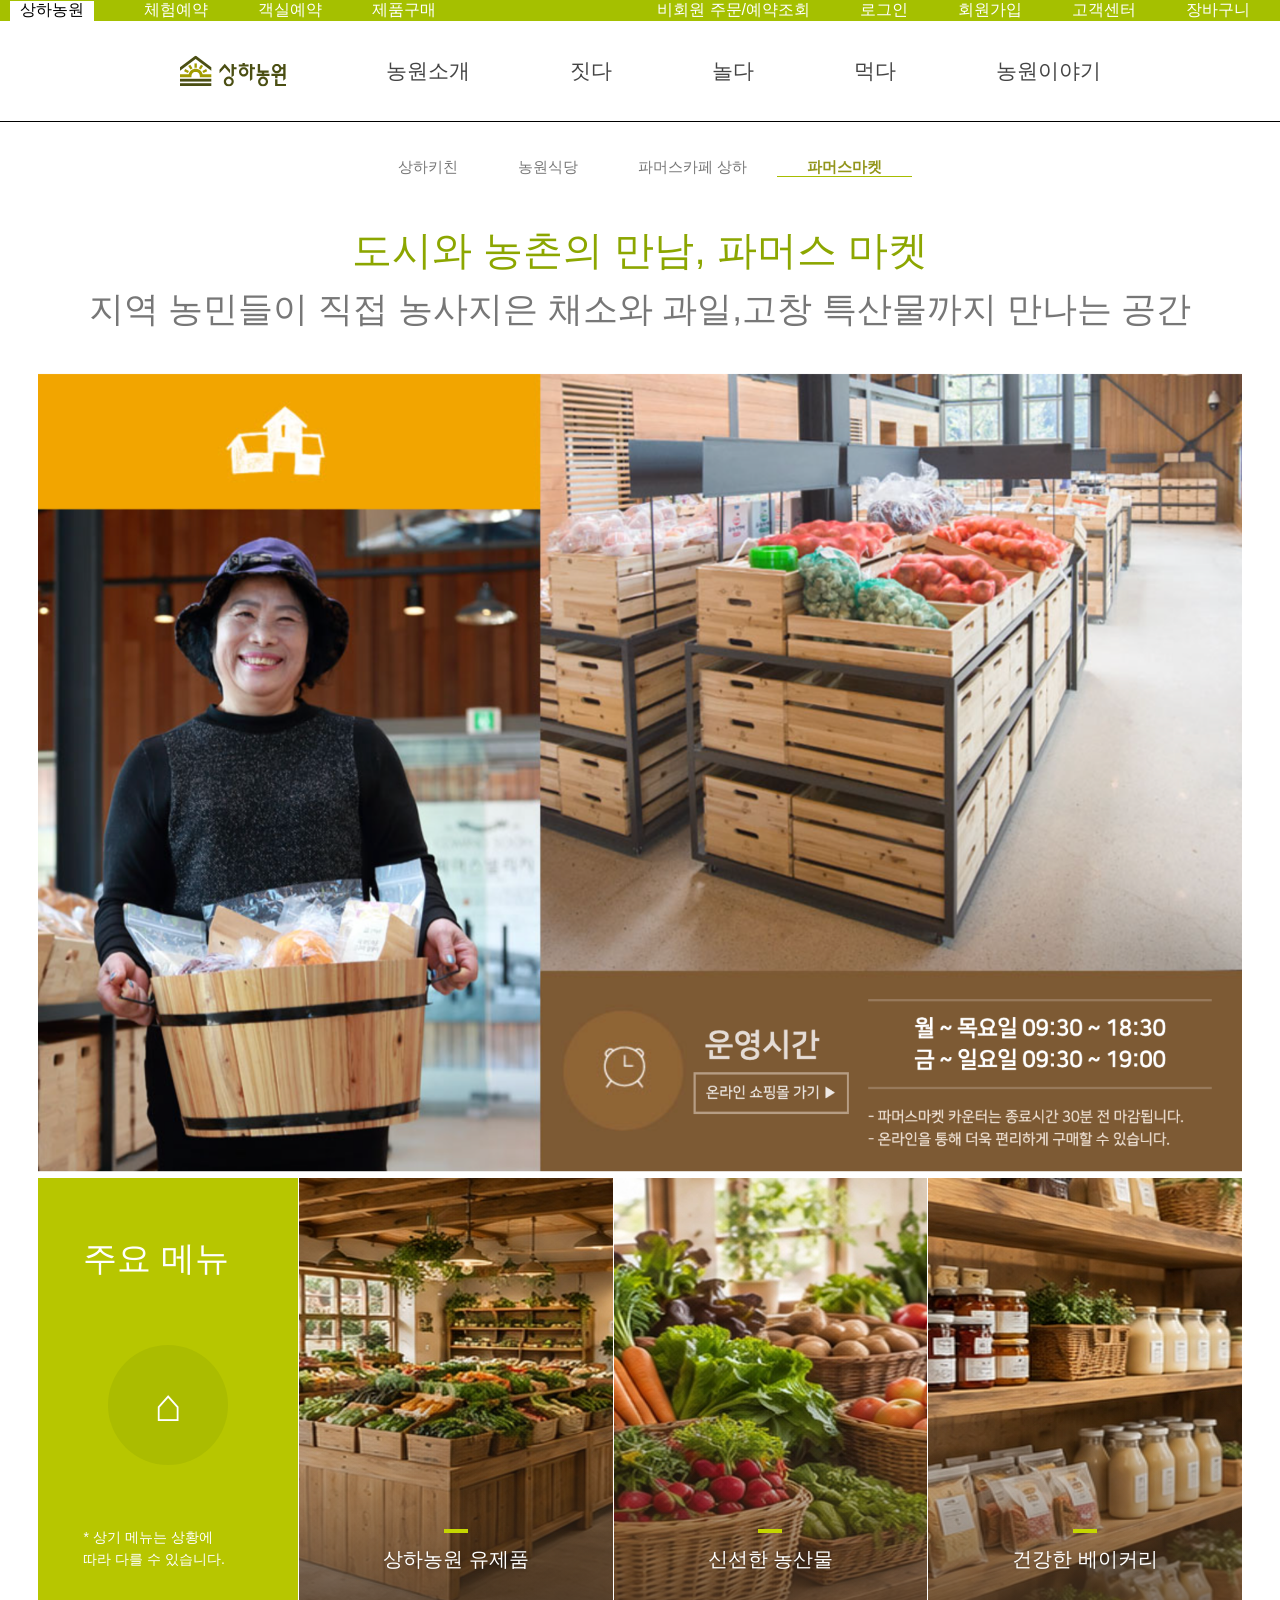
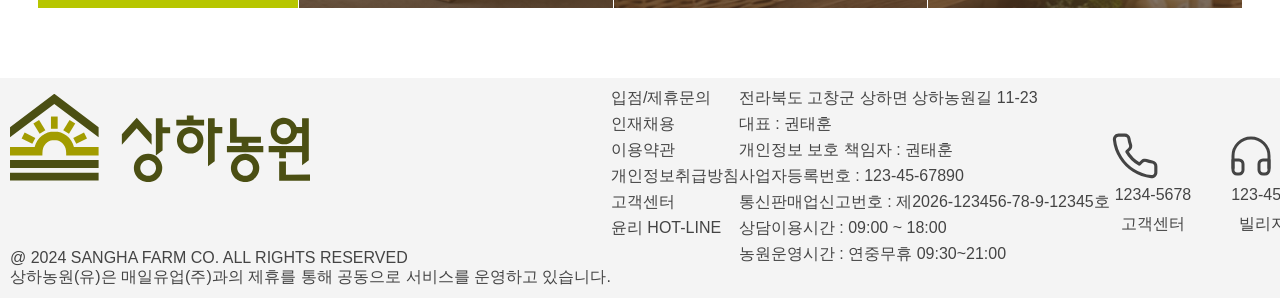
<file: store5.html>
<!DOCTYPE html>
<html lang="ko">

<head>
    <meta charset="UTF-8">
    <meta name="viewport" content="width=device-width, initial-scale=1.0">
    <title>파머스마켓 | 상하농원</title>
    <link rel="stylesheet" href="./css/public_css/header.css">
    <link rel="stylesheet" href="./css/public_css/footer.css">
    <link rel="stylesheet" href="./css/eat_css/food.css">
</head>

<body>
    <header>
        <div class="high_ul">
            <ul class="high_left">

                <li class="active"><a href=".#">상하농원</a></li>
                <li><a href="#">체험예약</a></li>
                <li><a href="./book.html">객실예약</a></li>
                <li><a href="#">제품구매</a></li>
            </ul>
            <ul class="high_right">
                <li><a href="#">비회원 주문/예약조회</a></li>
                <li><a href="#">로그인</a></li>
                <li><a href="./sign_up.html">회원가입</a></li>
                <li><a href="#">고객센터</a></li>
                <li><a href="#">장바구니</a></li>
            </ul>
        </div>
        <div class="low_ul">
            <ul class="low_category">
                <li><a href="./index.html"><img src='./img/main_images/updown_logo.svg' alt="상하농원"/></a></li>
                <li><a href="./intro.html">농원소개</a></li>
                <li><a href="./build.html">짓다</a></li>
                <li><a href="./play.html">놀다</a></li>
                <li><a href="./store1.html">먹다</a></li>
                <li><a href="./news1.html">농원이야기</a></li>
            </ul>
        </div>
    </header>
    <main class="food-page">

        <!-- 먹다 카테고리 메뉴 -->
        <nav class="food-nav">
                <a class="" href="store1.html">상하키친</a>
                <a class="" href="store2.html">농원식당</a>
                <a class="" href="store3.html">파머스카페 상하</a>
                <a class="active" href="store5.html">파머스마켓</a>
        </nav>

        <!-- 페이지 소개 -->
        <section class="intro">
            <p class="eyebrow">도시와 농촌의 만남, 파머스 마켓</p>
        
            <p class="desc">지역 농민들이 직접 농사지은 채소와 과일,고창 특산물까지 만나는 공간</p>
        </section>

        <!-- 대표 이미지 -->
        <section class="hero">
            <a href="#">
                <img src="./img/eat_images/main4.png" alt="파머스마켓 대표 이미지">
            </a>
        </section>


        <!-- 주요 메뉴 -->
        <section class="menu-section">
            <div class="menu-title-panel">
                <h2>주요 메뉴</h2>
                <div class="menu-icon">⌂</div>
                <p>* 상기 메뉴는 상황에<br>따라 다를 수 있습니다.</p>
            </div>

                <article class="menu-item">
                    <img src="./img/eat_images/store5_menu1.jpg" alt="상하농원 유제품">
                    <p class="menu-name">상하농원 유제품</p>
                </article>
                <article class="menu-item">
                    <img src="./img/eat_images/store5_menu2.jpg" alt="신선한 농산물">
                    <p class="menu-name">신선한 농산물</p>
                </article>
                <article class="menu-item">
                    <img src="./img/eat_images/store5_menu3.jpg" alt="건강한 베이커리">
                    <p class="menu-name">건강한 베이커리</p>
                </article>
        </section>

    </main>
    <footer>
        <div class="major">
            <img src="./img/main_images/updown_logo.svg"/>
            <p>@ 2024 SANGHA FARM CO. ALL RIGHTS RESERVED</p>
            <p>상하농원(유)은 매일유업(주)과의 제휴를 통해 공동으로 서비스를 운영하고 있습니다.</p>
        </div>
        <div class="service">
            <ul>
                <li>입점/제휴문의</li>
                <li>인재채용</li>
                <li>이용약관</li>
                <li>개인정보취급방침</li>
                <li>고객센터</li>
                <li>윤리 HOT-LINE</li>
            </ul>
        </div>
        <div class="comp">
            <ul>
                <li>전라북도 고창군 상하면 상하농원길 11-23</li>
                <li>대표 : 권태훈</li>
                <li>개인정보 보호 책임자 : 권태훈</li>
                <li>사업자등록번호 : 123-45-67890</li>
                <li>통신판매업신고번호 : 제2026-123456-78-9-12345호</li>
                <li>상담이용시간 : 09:00 ~ 18:00</li>
                <li>농원운영시간 : 연중무휴 09:30~21:00</li>
            </ul>
        </div>
        <div class="contact">
            <ul>
                <li><img class="phone1" src="./img/main_images/ico_phone.svg"><p>1234-5678</p><p>고객센터</p></li>
                <li><img class="phone2" src="./img/main_images/ico_phone2.svg"><p>123-456-7890</p><p>빌리지 예약</p></li>
            </ul>
        </div>
    </footer>
</body>

</html>
</file>
<file: css/public_css/header.css>
a{
    color: inherit;
    text-decoration: none;
}

li {
    list-style-type: none;
    white-space: nowrap;
}

header {
    width: 100%;
    min-width: 1200px;
    position : sticky;
    top: 0;
    left: 0;
    z-index: 100;
    border-bottom: 0.5px solid black;
}

.high_ul {
    color:white;
    font-weight: 400;
    min-width: 1200px;
    padding-left: 10px;
    padding-right: 30px;
    box-sizing: border-box;
    display: flex;
    justify-content: space-between; 
    align-items: center;

}
.high_left{
    min-width: 100px;
    display: flex;
    gap: 50px;
}
.high_right{
    min-width: 100px;
    display: flex;
    gap: 50px;
    
}
.low_category {
    background-color: white;
    display: flex;
    justify-content: center;
    align-items: center;
    gap: 100px;
    height: 100px;
    margin: 0;
    font-size: 1.3rem;


}
.high_left li.active a{
    padding: 0 10px;
    padding-bottom:20px;
    color: black;
}
</file>
<file: css/public_css/footer.css>
footer{
    padding : 10px;
    display: flex;
    justify-content: space-around; 
    flex-direction: row;
    box-sizing:border-box;
    margin: 0;
    background-color: #f4f4f4;;
    height:220px;
    width: 100%;
    min-width: 1200px;

    overflow:hidden;
}
footer li{
    margin-bottom: 5px;
}
.major{
    display: flex;
    flex-direction: column;
    flex-shrink: 0;
    /* min-width: 600px; */
}

.major img{
    width: 50%;
    height: 50%;
}

.major p:first-of-type{
    margin-top:auto;
}

.service{
    display:flex;
    flex-direction: column;
    flex-shrink: 0;
}


.contact {
    display:flex;
    text-align: center;
    align-items: center;
    flex-shrink: 0;
}
.contact img{
    width: 50px;
    height: 50px;
}
.contact ul{
    box-sizing: border-box;
    text-align:center;
    display: flex;
    flex-direction: row;
    align-items: center;
    padding: 0;
    margin: 0;
    gap: 30px;
}
/* .contact li{
} */
.contact p{
    padding: 5px;
    margin: 0;
}
</file>
<file: css/main_css/index.css>
.high_ul {
    background-color: #A5C000;
}

.high_left li.active a{
    background-color: white;
}

* {
    box-sizing: border-box;
}

body{
    margin: 0;
}


.banner_img{
    width: 100%;
    min-width: 1200px;
    min-height: 400px;
    margin:0;
    padding:0;
}
.useTime{
    background-color:beige;
    display: flex;
    justify-content: center;
    align-items: center;
    min-width: 1200px;
}
.useTime span{
    margin:10px;
}
.useTime_text{
    font-size:2rem;
}
.useTime_time{
    font-size:3rem;
}
.sangha_news {
    display:flex;
    justify-content: center;
    align-items: center;
    height: 300px;
    padding: 10% auto;
    min-width: 1200px;
}

.news_title{
    display:flex;
    justify-content: center;
    font-weight: 100;
    font-size:1.5rem;
    margin-bottom: 20px;
}
.news_text{
    font-weight: bold;
    font-size:3rem;
}

.sangha_adventure {
    background-color: #e7e9de;
    display: flex;
    flex-direction: column;

    justify-content: center;
    height: 700px;
    padding: 10% auto;
    min-width: 1200px;
}


.adventure_title { 
    padding-top: 50px;
    display: flex;
    justify-content: center;
    font-weight: 200;
    font-size: 1.5rem;
}

.adventure_text {
    display: flex;
    justify-content: center;
    padding-top:20px;
    font-weight: 600;
    font-size:3rem;
}


.channel {

    padding: 30px;
    display: flex;
    justify-content: space-around;
}

.box1 {
    width: 400px;
    height:300px;
    border: 1px solid black;

}

.box1_up{
    display:flex;
    flex-direction: column;
    border-bottom: 1px solid black;

    justify-content: center;
    align-items: center;
    font-size:1.5rem;
    font-weight:200;
    padding: 10px;
    height: 30%;    
}
.box1_up p{
    padding: 5px;
    margin: 0px;
}

.box1_down{
    display: flex;

    justify-content: center;
    align-items: center;
    height:60%;
    font-weight: 300;
    font-size: 1.5rem;

}
.box1_down ul {
    margin: 0;
    padding: 0;
}
.box1_down li{
    margin: 0;
    padding: 10px;
    display: flex;

    justify-content: flex-start;
    align-items: center;
}
.box1_down img{
    margin-right: 10px;
}
</file>
<file: css/story_css/style.css>
:root {
    --green: #a5c000;
    --green-deep: #b0b900;
    --green-text: #777a00;
    --snb-green: #8e9125;
    --ink: #332f21;
    --muted: #666;
    --line: #e5e5e5;
    --footer-bg: #f4f4f4;
    --content: 1100px;
}

* {
    box-sizing: border-box;
    margin: 0;
    padding: 0;
}

html,
body {
    height: 100%;
}

body {
    font-family: "Malgun Gothic", "Apple SD Gothic Neo", sans-serif;
    color: var(--muted);
    background: #fff;
    line-height: 1.5;
}

a {
    color: inherit;
    text-decoration: none;
}

ul,
ol {
    list-style: none;
}

img {
    max-width: 100%;
    vertical-align: top;
}

.inner {
    width: min(var(--content), calc(100% - 40px));
    margin-inline: auto;
}

/* 1) 페이지 전체: 세로 5단 Flex  */
.page {
    display: flex;
    flex-direction: column;
    min-height: 100vh;
    padding-top: 130px;
}

/* 2) 헤더: 상단 고정 */
.site-header {
    position: fixed;
    top: 0;
    left: 0;
    right: 0;
    z-index: 200;
    background: #fff;
}

.top-bar {
    background: var(--green);
}

.top-bar__inner {
    display: flex;
    justify-content: space-between;
    align-items: flex-end;
    height: 50px;
}

.quick-nav,
.util-nav {
    display: flex;
    align-items: flex-end;
}

.quick-nav a {
    display: block;
    padding: 0 34px;
    height: 42px;
    line-height: 42px;
    color: #fff;
    font-size: 18px;
    font-weight: 500;
}

.quick-nav a.is-current {
    background: #fff;
    color: var(--green);
    border-radius: 10px 10px 0 0;
}

.util-nav {
    height: 42px;
    align-items: center;
    gap: 0;
}

.util-nav a {
    display: block;
    padding: 0 12px;
    color: #f9f9f9;
    font-size: 16px;
}

.util-nav li + li a {
    border-left: 1px solid rgba(255, 255, 255, 0.45);
}

/* 3) 로고 + GNB 영역(grid) */
.header-main {
    border-bottom: 1px solid var(--line);
    background: #fff;
}

.header-main__inner {
    display: grid;
    grid-template-columns: 180px 1fr;
    align-items: center;
    height: 80px;
    width: 100%;
}

.logo {
    display: flex;
    align-items: center;
    gap: 8px;
    color: #7a8a28;
}

.logo-mark {
    width: 42px;
    height: 36px;
}

.logo-text {
    font-size: 22px;
    font-weight: 700;
    letter-spacing: -0.04em;
}

.gnb {
    display: grid;
    grid-template-columns: repeat(5, 1fr);
    text-align: center;
    height: 100%;
}

.gnb a {
    position: relative;
    display: grid;
    place-items: center;
    height: 100%;
    color: #3b3b3b;
    font-size: 18px;
    font-weight: 700;
}

.gnb a.is-current::after {
    content: "";
    position: absolute;
    left: 50%;
    bottom: 0;
    width: 72px;
    height: 3px;
    background: #5c4033;
    transform: translateX(-50%);
}

/* 4) 서브 비주얼: 전체 폭 배너 */
.visual {
    height: 190px;
    color: #fff;
    background:
        linear-gradient(90deg, rgba(80, 30, 20, 0.08), rgba(30, 30, 10, 0.35)),
        linear-gradient(115deg, #c45c4a 0%, #a85a42 42%, #7d8c32 100%);
}

.visual__inner {
    display: grid;
    align-content: end;
    justify-items: end;
    height: 100%;
    padding-bottom: 18px;
    gap: 10px;
}

.visual__title {
    font-size: 42px;
    font-weight: 500;
    letter-spacing: 0.18em;
    color: #fff;
}

.breadcrumb {
    display: flex;
    gap: 8px;
    font-size: 13px;
    color: rgba(255, 255, 255, 0.92);
}

.breadcrumb span::before,
.breadcrumb a + span::before {
    content: ">";
    margin-right: 8px;
    opacity: 0.8;
}

/* 5) 2차 탭: 가운데 정렬(Flex)*/
.snb {
    border-bottom: 1px solid var(--line);
    margin-bottom: 40px;
}

.snb__list {
    display: flex;
    justify-content: center;
}

.snb__list a {
    display: block;
    width: 220px;
    height: 45px;
    line-height: 45px;
    text-align: center;
    font-size: 16px;
}

.snb__list a.is-current {
    color: var(--snb-green);
    border-bottom: 3px solid var(--green-deep);
    font-weight: 500;
}

/* 6) 뉴스 카드: 4열(grid)*/
.container {
    flex: 1;
    padding-bottom: 120px;
}

.news-grid {
    display: grid;
    grid-template-columns: repeat(4, 1fr);
    gap: 24px 20px;
}

.news-card {
    display: grid;
    grid-template-rows: auto auto 1fr auto;
    min-height: 100%;
    background: #fff;
}

.thumb {
    aspect-ratio: 1 / 1;
    overflow: hidden;
    background: #eee;
}

.thumb img {
    width: 100%;
    height: 100%;
    object-fit: cover;
    display: block;
}

.thumb--placeholder {
    background:
        linear-gradient(180deg, rgba(255, 255, 255, 0.12), rgba(0, 0, 0, 0.12)),
        linear-gradient(160deg, #7ec8e3 0%, #3aa07a 55%, #2d6f58 100%);
}

.tit {
    margin: 25px 24px 0;
    color: var(--ink);
    font-size: 18px;
    font-weight: 400;
    line-height: 24px;
    min-height: 48px;
}

.cont {
    margin: 16px 24px 0;
    font-size: 14px;
    line-height: 20px;
    min-height: 40px;
}

.date {
    margin-top: 24px;
    padding: 20px 24px;
    border-top: 1px dotted #cbcbcb;
    color: var(--green-text);
    font-size: 14px;
}

.news-card:hover .tit {
    color: var(--green);
}

/* 7) 페이징: 가운데(flex) */
.paging {
    display: flex;
    justify-content: center;
    align-items: center;
    gap: 4px;
    margin-top: 60px;
}

.paging a,
.paging strong {
    display: grid;
    place-items: center;
    min-width: 32px;
    height: 32px;
    font-size: 18px;
}

.paging strong {
    background: var(--green-deep);
    color: #fff;
    font-weight: 700;
}
</file>
<file: css/intro_css/intro.css>
* {
    box-sizing: border-box;
}

body {
    margin: 0;
    font-family: "Malgun Gothic", sans-serif;
    background-color: #f5f5f5;
}

.top-banner {
    display: flex;
    justify-content: space-between;
    align-items: center;
    min-height: 50px;
    padding: 0 10%;
    background-color: #aec43a;
}

.main-menu,
.member-menu,
.sub-menu {
    display: flex;
    align-items: center;
    flex-wrap: wrap;
}

.main-menu,
.member-menu {
    gap: 10px;
}

.main-menu a,
.member-menu a,
.sub-menu a {
    color: white;
    text-decoration: none;
    white-space: nowrap;
}

.main-menu a {
    margin-right: 8px;
}

.member-menu {
    gap: 12px;
}

.divider {
    color: rgba(255, 255, 255, 0.8);
}

.cart-count {
    display: inline-block;
    width: 18px;
    height: 18px;
    border-radius: 50%;
    background-color: #fff;
    color: #4a5d1a;
    font-size: 12px;
    text-align: center;
    line-height: 18px;
    margin-left: 6px;
    font-weight: bold;
}

.main-nav {
    display: flex;
    align-items: center;
    min-height: 90px;
    padding: 0 10%;
    background-color: #f7f9f9;
}

.logo-wrap {
    flex: 0 0 180px;
}

.logo-wrap img {
    display: block;
    width: 180px;
    height: auto;
}

.sub-menu {
    display: flex;
    justify-content: center;
    align-items: center;
    flex: 1;
    gap: 90px;
}

.sub-menu a {
    color: #111;
    font-size: 18px;
}

.hero {
    position: relative;
    min-height: auto;
    background-image: url('../../img/intro_images/1.jpg');
    background-size: cover;
    background-position: center;
    display: flex;
    align-items: center;
    justify-content: center;
}

.hero-overlay {
    position: absolute;
    inset: 0;
    background: rgba(0, 0, 0, 0.25);
}

.hero-content {
    position: relative;
    z-index: 1;
    width: 100%;
    padding: 0 10%;
    text-align: center;
    color: white;
}

.hero-content h1 {
    margin: 0;
    font-size: 64px;
    font-weight: 300;
    letter-spacing: -2px;
}

.breadcrumb {
    margin-top: 200px;
    font-size: 16px;
    opacity: 1;
    text-align: right;
}

/* --- 서브 탭 메뉴 --- */
.sub-tab {
    display: flex;
    justify-content: center;
    gap: 70px;
    background-color: #fff;
    padding: 15px 0;
    border-bottom: 1px solid #ddd;
}

.sub-tab a {
    text-decoration: none;
    color: #666;
    font-size: 16px;
}

.sub-tab a.on {
    color: #4a5d1a;
    font-weight: bold;
    border-bottom: 2px solid #4a5d1a;
    padding-bottom: 4px;
}

/* --- 본문 스토리 영역 --- */
.story-wrap {
    background-color: #f5f5f5;
    background-image: url('../../img/intro_images/bg.jpg');
    background-repeat: no-repeat;
    background-position: center bottom;
    padding: 50px 0 80px;
    text-align: center;
}

.story-title .sub-tit {
    color: #4a5d1a;
    font-size: 30px;
    font-weight: bold;
    margin: 0 0 10px;
}

.story-title h2 {
    color: #333;
    font-size: 24px;
    margin: 0 0 40px;
}

.story-img img,
.letter-img img {
    max-width: 900px;
    width: 90%;
    height: auto;
}

.letter-img {
    margin: 30px 0 70px;
}

/* --- 키워드 3단 박스 --- */
.keyword-wrap {
    display: flex;
    justify-content: center;
    gap: 20px;
    flex-wrap: wrap;
}

.keyword-box {
    width: 320px;
    background-color: #fff;
    border: 1px solid #ddd;
    padding: 40px 20px;
    text-align: center;
}

.keyword-box img {
    height: 35px;
    margin-bottom: 15px;
}

.box-title {
    font-size: 16px;
    font-weight: bold;
    color: #333;
    line-height: 1.5;
    margin: 0 0 15px;
}

.box-text {
    font-size: 14px;
    color: #666;
    line-height: 1.6;
    margin: 0;
}

/* --- 푸터 영역 --- */
.footer {
    background-color: #f4f4f4;
    border-top: 1px solid #ddd;
    padding: 30px 10%;
    font-size: 13px;
    color: #666;
}

.footer-links {
    margin-bottom: 20px;
}

.footer-links a {
    color: #666;
    text-decoration: none;
}

.footer-content {
    display: flex;
    justify-content: space-between;
    align-items: center;
    flex-wrap: wrap;
    gap: 20px;
}

.footer-logo {
    width: 120px;
    display: block;
    margin-bottom: 10px;
}

.footer-info p {
    margin: 4px 0;
}

.footer-contact p {
    display: flex;
    align-items: center;
    gap: 6px;
    margin: 6px 0;
    font-size: 14px;
    font-weight: bold;
}

.footer-contact img {
    width: 18px;
    height: 18px;
}

.footer-qr p {
    margin: 0 0 6px;
    font-weight: bold;
}

.footer-qr img {
    width: 50px;
    height: 50px;
    border: 1px solid #ddd;
    background-color: #fff;
    margin-right: 5px;
}
</file>
<file: css/play_css/gallery.css>
@import url('https://fonts.googleapis.com/css2?family=Nanum+Gothic&display=swap');

.high_ul {
    height: 50px;
    background-color: #A5C000;
}

.high_left li.active a{
    background-color: white;
}

:root {
    --content-width: 1200px;
    --default-font-size: 13px;
    --default-font-color: #666;
    --default-font-family: "Nanum Gothic", '맑은 고딕', 'Malgun Gothic', 'Dotum', '돋움', 'gulim', '굴림', Helvetica, sans-serif;
    --primary-color: #8e9125;
}

/*초기화 작업*/
* {
    outline: none;
    box-sizing: border-box;
    font-family: var(--default-font-family);
}

html {
    font-size: var(--default-font-size);
}

body {
    margin: 0;
    color: var(--default-font-color);
}

ul, ol, dl, dt, dd {
    margin: 0;
    padding: 0;
    list-style: none;
}

a {
    text-decoration: none;
}

img {
    border: 0;
}

/* 공통 */
.content-width {
    max-width: var(--content-width);
    width: 100%;
    margin: 0 auto;
}

.center {
    text-align: center;
}

/* 상단 로고, 메뉴 영역 S*/
.top-banner {
    height: 190px;
    background:url("../../img/play_images/brandVisual3.jpg") no-repeat center center;
    background-size: cover;
    position: relative;
}

.top-banner > .content-width {
    position: relative;
    height: 190px;
} 

.top-banner .breadcrumb {
    position: absolute;
    bottom: 50px; 
    right: 50px;
    color: #fff; 
}

nav.hero {
    height: 46px;
    border-bottom: 1px solid #e5e5e5;
    margin-bottom: 40px;
}

nav.hero > .content-width {
    max-width: 1100px;
    display: flex;
    align-items: center;
    height: 45px;
}

nav.hero > .content-width a {
    flex-grow: 1;
    width: 0;
    text-align: center;
    height: 45px;
    line-height: 45px;
    color: var(--default-font-color);
}

nav.hero > .content-width a.on {
    color: var(--primary-color);
    position: relative;
}
nav.hero > .content-width a.on::after {
    content: '';
    position: absolute;
    width: 100%;
    height: 3px;
    bottom: -1px;
    left: 0;
    background: var(--primary-color);
}

.main-banner {
    position: relative;
    z-index: 0;
}

.main-banner .content-width {
    position: relative;
    z-index: 1;
}

.main-banner img {
    display: block;
    margin: 0 auto;
}

.main-banner .title {
    position: absolute;
    top: 3%;
    left: 170px;
    text-align: right;
    font-size: 20px;
}

.main-banner .sub_title {
    position: absolute;
    top: 12%;
    left: 80px;
    text-align: right;
    line-height: 1.8rem;
}

.main-banner::before {
    content: '';
    display: block;
    height: 244px;
    background: #f6f6f6;
    position: absolute;
    top: 0;
    left: 0;
    width: 80%;
}

.circle_box {
    display: flex;
    width: 100%;
    justify-content: center;
    align-items: center;
}

.img_box {
    background:url("../../img/play_images/galleryYearBg.gif") no-repeat center center;
    /* position: relative; */
    width: 180px;
    height: 180px;

}

.img_box h1{
    display: flex;
    height:125px;
    justify-content: center;
    align-items: center;
    
}


/* .banner {
    position: relative;
    width: 1920px;
    max-width: 1920px;
    margin: 0 auto;
}

.banner img {
    display: block;
    width: 100%;
}

.banner a {
    text-decoration: none;
    color: #fff;
}

.breadcrumb {
    position: absolute; /*이미지 겹치기*/

    /* right: 445px;
    bottom: 60px;

    display: flex;
    justify-content: flex-end;
    align-items: center;

    gap: 8px;

    color: white;
} */

/* .hero {
    display: flex1;
    flex-direction: row;
    background-position: left 100px top 50%;
}

.hero li a {
    text-decoration: none;
    color: #666; */
/* } */
/* 상단 로고, 메뉴 영역 E */

/* 본문 영역 S */
/* .container {
    width: 1920px;
    margin: 0 auto;
}

.main {
    width: 100%;
    position: absolute;
    padding: ;
}

.title {
    color: #8e9125;
    font-size: 40px;
    letter-spacing: -0.2rem;
    font-weight: 500;
    word-spacing: 0.25px;
}

.sub_title {
    color: #666;
    font-weight: 400;
    word-spacing: 0.25px;
}

.text {
    color: #332f21;
    font-weight: 400;
    word-spacing: 0.25px;
}

.img_box {
    position: relative;
    width: 100%;
    height: 50px;
}

.img_text {
    position: absolute;
    text-align: center;
} */
/* 본문 영역 E */
</file>
<file: css/main_css/sign_up.css>
.high_ul {
    background-color: #A5C000;
}

.high_left li.active a{
    background-color: white;
}

* {
    box-sizing: border-box;
}

body{
    margin: 0;
    min-width:1200px;
}

.sign_up_title{
    display: flex;
    justify-content: center;
    align-items: center;
    font-size:2rem;
    font-weight:600;
    height:100px;
}

.sign_up_text {
    display: flex;
    flex-direction: column;
    align-items: center;
    
}

.sign_up_text p{
    margin:0;
    padding: 0;
    padding-bottom: 5px;
    font-size: 1.3rem;
}

.sign_up_text p:nth-of-type(1){
    color:#A5C000;
}

.sign_up_btn {
    text-align: center;
    padding: 20px;
}
.sign_up_btn button{
    border: none;
    border-radius: 15px;
    color: white;
    background-color: #A5C000;
    font-size: 1.2rem;
    height: 50px;
    width: 400px;
}

.sign_up_login {
    color: gray;
    text-decoration: underline;
    text-align:center;
}

.sign_up_login strong{
    color: #A5C000;
}

.sign_up_sns{
    height: 300px;
    width: 100%;
    text-align: center;
}

.sns_title{
    padding:30px;
}

.sns_icon{
    display: flex;
    flex-direction: row;
    justify-content: center;
    align-items: center;
    gap : 30px;
}

.sns_icon img{
    width: 80px;
    height: 80px;
}

.sns_icon div{
    display:flex;
    flex-direction: column;
    gap : 30px;
}

.sub_com {
    height: 600px;
    width: 100%;
    background-color : lightgray;
    display: flex;
    flex-direction: column;
    justify-content: center;
    padding-top: 30px;
}

.sub_com_title {
    font-size: 1.2rem;
    font-weight: 200;
    text-align: center;
}

.sub_com_title b{
    color: #A5C000;
}
.sub_com_title p{
    font-size: 1rem;
}
.sub_com_img {
    display:flex;
    flex-direction: row;
    justify-content: center;
    column-gap: 30px;
    padding-top: 50px;
}
.sub_com_img img {
    background-color : white;
    width: 100px;
    height: 100px;
    border: 1px solid white;
    border-radius: 50%;
}

.sub_com_img .box{
    display:flex;
    flex-direction: column;
    text-align:center;
    justify-content: center;
    align-items: center;
    row-gap: 10px;

}
.sub_text{
    display:flex;
    justify-content: center;
    padding-top : 30px;
}

.sub_text li{
    font-size: 0.8rem;
}
</file>
<file: css/eat_css/food.css>
.high_ul {
    background-color: #A5C000;
}

.high_left li.active a{
    background-color: white;
}
/* ========================================
   상하농원 먹다 페이지 공통 CSS
======================================== */

* {
    margin: 0;
    padding: 0;
    box-sizing: border-box;
}


body {
    font-family: Arial, "Noto Sans KR", sans-serif;
    color: #444;
    background: #fff;
}

a {
    color: inherit;
    text-decoration: none;
}

img {
    display: block;
    width: 100%;
}

.food-page {
    width: min(94%, 1500px);
    margin: 0 auto;
    padding: 36px 0 70px;
}

/* 상단 탭 메뉴 */
.food-nav {
    display: flex;
    justify-content: center;
    gap: 0;
    margin-bottom: 46px;
}

.food-nav a {
    padding: 0 30px;
    color: #777;
    font-size: 15px;
    border-right: none;
}

.food-nav a:last-child {
    border-right: 0;
}

.food-nav a.active {
    color: #8ca600;
    font-weight: 700;
}

/* 소개 영역 */
.intro {
    text-align: center;
    margin-bottom: 34px;
}

.intro .eyebrow {
    margin-bottom: 0px;
    color: #8ca600;
    font-size: 40px;
    font-weight: 450;
}

.intro h1 {
    margin-bottom: 15px;
    color: #333;
    font-size: 42px;
    font-weight: 500;
}

.intro .desc {
    color: #777;
    font-size: 35px;
    line-height: 1.75;
    font-weight: 450;
    margin-top: 0px;
}

/* 대표 이미지 */
.hero {
    height: 800px;
    overflow: hidden;
}

.hero img {
    height: 100%;
    object-fit: cover;
}


/* 주요 메뉴 - 참고 이미지와 같은 한 줄 구성 */
.menu-section {
    display: grid;
    grid-template-columns: 260px repeat(3, 1fr);
    height: 430px;
    margin-top: 5px;
    overflow: hidden;
}

.menu-title-panel {
    position: relative;
    z-index: 2;
    display: flex;
    flex-direction: column;
    justify-content: space-between;
    padding: 58px 45px 38px;
    color: #fff;
    background: #b7c600;
}

.menu-title-panel h2 {
    font-size: 34px;
    font-weight: 500;
    white-space: nowrap;
}

.menu-icon {
    width: 120px;
    height: 120px;
    margin: 0 auto;
    display: grid;
    place-items: center;
    border-radius: 50%;
    background: rgba(150, 170, 0, .35);
    font-size: 46px;
}

.menu-title-panel p {
    font-size: 14px;
    line-height: 1.55;
}

.menu-item {
    position: relative;
    min-width: 0;
    overflow: hidden;
    border-left: 1px solid rgba(255,255,255,.4);
}

.menu-item img {
    height: 100%;
    object-fit: cover;
    transition: transform .35s ease;
}

.menu-item:hover img {
    transform: scale(1.025);
}

.menu-item::after {
    content: "";
    position: absolute;
    inset: 48% 0 0;
    background: linear-gradient(to bottom, transparent, rgba(75, 54, 35, .72));
}

.menu-name {
    position: absolute;
    z-index: 2;
    left: 24px;
    right: 24px;
    bottom: 34px;
    color: #fff;
    text-align: center;
    font-size: 20px;
    line-height: 1.45;
    text-shadow: 0 1px 4px rgba(0,0,0,.28);
}

.menu-name::before {
    content: "";
    display: block;
    width: 24px;
    height: 4px;
    margin: 0 auto 12px;
    background: #c5d600;
}

.food-nav a.active {
    position: relative;
    color: #92951b;
}

.food-nav a.active::after {
    content: "";

    position: absolute;
    left: 0;
    bottom: 0;

    width: 100%;
    height: 1px;

    background-color: #a7bd00;
}

@media (max-width: 900px) {
    .food-nav {
        flex-wrap: wrap;
        row-gap: 14px;
    }

    .food-nav a {
        padding: 0 13px;
        font-size: 13px;
    }

    .hero {
        height: 330px;
    }

    .hours {
        flex-direction: column;
    }

    .hours-title {
        width: 100%;
        padding: 24px;
        border-right: 0;
        border-bottom: 1px solid rgba(255,255,255,.35);
    }

    .hours-copy {
        flex-direction: column;
        align-items: flex-start;
    }

    .menu-section {
        grid-template-columns: 1fr;
        height: auto;
    }

    .menu-title-panel {
        min-height: 230px;
    }

    .menu-item {
        height: 360px;
    }
}
</file>
